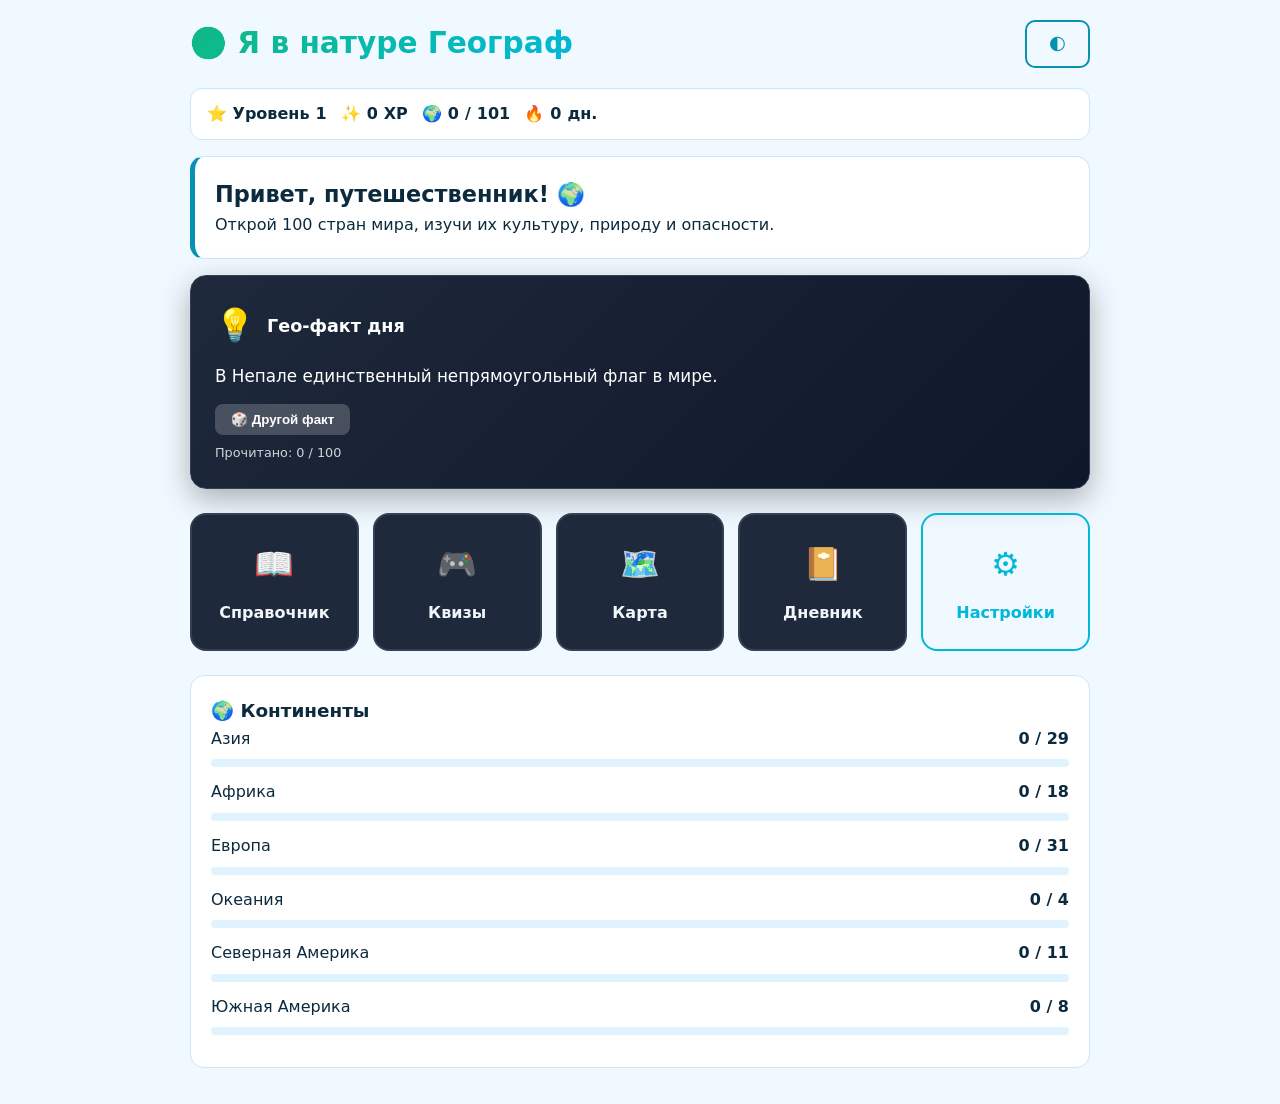
<file: index.html>
<!DOCTYPE html>
<html lang="ru">
<head>
<meta charset="UTF-8">
<meta name="viewport" content="width=device-width, initial-scale=1.0">
<title>🌍 Я в натуре Географ</title>
<link rel="manifest" href="manifest.json">
<link rel="stylesheet" href="css/styles.css">
<script>(function(){var t=localStorage.getItem('ecosystem_theme_universal_v2')||localStorage.getItem('theme');if(t==='dark')document.documentElement.setAttribute('data-theme','dark');})();</script>
</head>
<body>
<div class="container">
  <div class="header">
    <h1 style="background: linear-gradient(135deg, #10b981, #00b8d9); -webkit-background-clip: text; -webkit-text-fill-color: transparent; background-clip: text;">🌍 Я в натуре Географ</h1>
    <button class="btn btn-outline" onclick="GEO_THEME.toggle()">🌓</button>
  </div>

  <div class="stats-bar">
    <div class="stat">⭐ Уровень <span id="s-level">1</span></div>
    <div class="stat">✨ <span id="s-xp">0</span> XP</div>
    <div class="stat">🌍 <span id="s-disc">0</span> / <span id="s-total">100</span></div>
    <div class="stat">🔥 <span id="s-streak">0</span> дн.</div>
  </div>

  <div class="card" style="border-left:5px solid var(--accent);">
    <h2 style="margin-top:0;">Привет, путешественник! 🌍</h2>
    <p>Открой 100 стран мира, изучи их культуру, природу и опасности.</p>
  </div>

  
  <div id="fact-of-day" style="background: linear-gradient(135deg, #1e293b, #0f172a); border: 1px solid #334155; border-radius: 16px; padding: 24px; margin-bottom: 24px; color: white; box-shadow: 0 10px 30px rgba(0,0,0,0.3);">
    <div style="display: flex; align-items: center; gap: 12px; margin-bottom: 12px;">
      <div style="font-size: 2rem;">💡</div>
      <div style="font-weight: 700; font-size: 1.1rem;">Гео-факт дня</div>
    </div>
    <div id="fact-text" style="font-size: 1.05rem; line-height: 1.6;">Загрузка...</div>
    <button onclick="nextFact()" style="margin-top: 14px; background: rgba(255,255,255,0.2); border: none; color: white; padding: 8px 16px; border-radius: 8px; cursor: pointer; font-weight: 600;">🎲 Другой факт</button>
    <div style="font-size: 0.8rem; opacity: 0.8; margin-top: 8px;">Прочитано: <span id="facts-counter">0</span> / 100</div>
  </div>

  <script>
    function nextFact() {
      var fact = window.OTD_GEO_FACT_OF_DAY.getRandom();
      document.getElementById('fact-text').textContent = fact;
      var read = JSON.parse(localStorage.getItem('otd_geo_facts_read') || '[]');
      if (read.indexOf(fact) === -1) {
        read.push(fact);
        localStorage.setItem('otd_geo_facts_read', JSON.stringify(read));
        if (window.OTD_IDENTITY) window.OTD_IDENTITY.addXP(5);
      }
      document.getElementById('facts-counter').textContent = read.length;
    }
    document.addEventListener('DOMContentLoaded', function() {
      document.getElementById('fact-text').textContent = window.OTD_GEO_FACT_OF_DAY.get();
      var read = JSON.parse(localStorage.getItem('otd_geo_facts_read') || '[]');
      document.getElementById('facts-counter').textContent = read.length;
    });
  </script>

  <div class="grid" style="display:grid; grid-template-columns: repeat(auto-fit, minmax(160px, 1fr)); gap: 14px; margin-bottom: 24px;">
    <a href="modules/encyclopedia/index.html" style="display:flex; flex-direction:column; align-items:center; justify-content:center; gap:10px; padding:24px 16px; background:#1e293b; border:2px solid #334155; border-radius:16px; color:#f1f5f9; text-decoration:none; transition:.2s;" onmouseover="this.style.borderColor='#00b8d9'" onmouseout="this.style.borderColor='#334155'">
      <span style="font-size:2rem;">📖</span>
      <span style="font-weight:700;">Справочник</span>
    </a>
    <a href="modules/quiz/index.html" style="display:flex; flex-direction:column; align-items:center; justify-content:center; gap:10px; padding:24px 16px; background:#1e293b; border:2px solid #334155; border-radius:16px; color:#f1f5f9; text-decoration:none; transition:.2s;" onmouseover="this.style.borderColor='#00b8d9'" onmouseout="this.style.borderColor='#334155'">
      <span style="font-size:2rem;">🎮</span>
      <span style="font-weight:700;">Квизы</span>
    </a>
    <a href="modules/map/index.html" style="display:flex; flex-direction:column; align-items:center; justify-content:center; gap:10px; padding:24px 16px; background:#1e293b; border:2px solid #334155; border-radius:16px; color:#f1f5f9; text-decoration:none; transition:.2s;" onmouseover="this.style.borderColor='#00b8d9'" onmouseout="this.style.borderColor='#334155'">
      <span style="font-size:2rem;">🗺️</span>
      <span style="font-weight:700;">Карта</span>
    </a>
    <a href="modules/journal/index.html" style="display:flex; flex-direction:column; align-items:center; justify-content:center; gap:10px; padding:24px 16px; background:#1e293b; border:2px solid #334155; border-radius:16px; color:#f1f5f9; text-decoration:none; transition:.2s;" onmouseover="this.style.borderColor='#00b8d9'" onmouseout="this.style.borderColor='#334155'">
      <span style="font-size:2rem;">📔</span>
      <span style="font-weight:700;">Дневник</span>
    </a>
    <a href="modules/settings/index.html" style="display:flex; flex-direction:column; align-items:center; justify-content:center; gap:10px; padding:24px 16px; background:transparent; border:2px solid #00b8d9; border-radius:16px; color:#00b8d9; text-decoration:none; transition:.2s;" onmouseover="this.style.background='#00b8d920'" onmouseout="this.style.background='transparent'">
      <span style="font-size:2rem;">⚙️</span>
      <span style="font-weight:700;">Настройки</span>
    </a>
  </div>

  <div class="card">
    <h3>🌍 Континенты</h3>
    <div id="continents-list"></div>
  </div>
</div>

<div class="toast" id="toast"></div>

<script src="core/registry.js"></script>
<script src="core/store.js"></script>
<script src="core/theme.js"></script>
<script src="data/loader.js"></script>
<script>
window.GEO_ON_LOADED = function () {
  console.log('✅ ФИНАЛЬНАЯ ПРОВЕРКА: стран =', window.GEO_COUNT());
  var s = window.GEO_STORE.getStats();
  document.getElementById('s-level').textContent = s.level || 1;
  document.getElementById('s-xp').textContent = s.xp || 0;
  document.getElementById('s-disc').textContent = window.GEO_STORE.getDiscovered().length;
  document.getElementById('s-total').textContent = window.GEO_COUNT();
  document.getElementById('s-streak').textContent = s.streak || 0;

  var conts = window.GEO_GET_CONTINENTS();
  var html = conts.map(function (c) {
    var total = window.GEO_GET_ALL().filter(function (x) { return x.continent === c; }).length;
    var disc = window.GEO_GET_ALL().filter(function (x) { return x.continent === c && window.GEO_STORE.isDiscovered(x.id); }).length;
    var pct = Math.round(disc / total * 100);
    return '<div style="margin-bottom:12px;">' +
      '<div style="display:flex;justify-content:space-between;margin-bottom:4px;">' +
      '<span>' + c + '</span><b>' + disc + ' / ' + total + '</b></div>' +
      '<div class="progress-bar"><div style="width:' + pct + '%"></div></div>' +
      '</div>';
  }).join('');
  document.getElementById('continents-list').innerHTML = html;
};
</script>
<script src="data/facts.js"></script>
<script src="data/achievements_extended.js"></script>
</body>
</html>
</file>
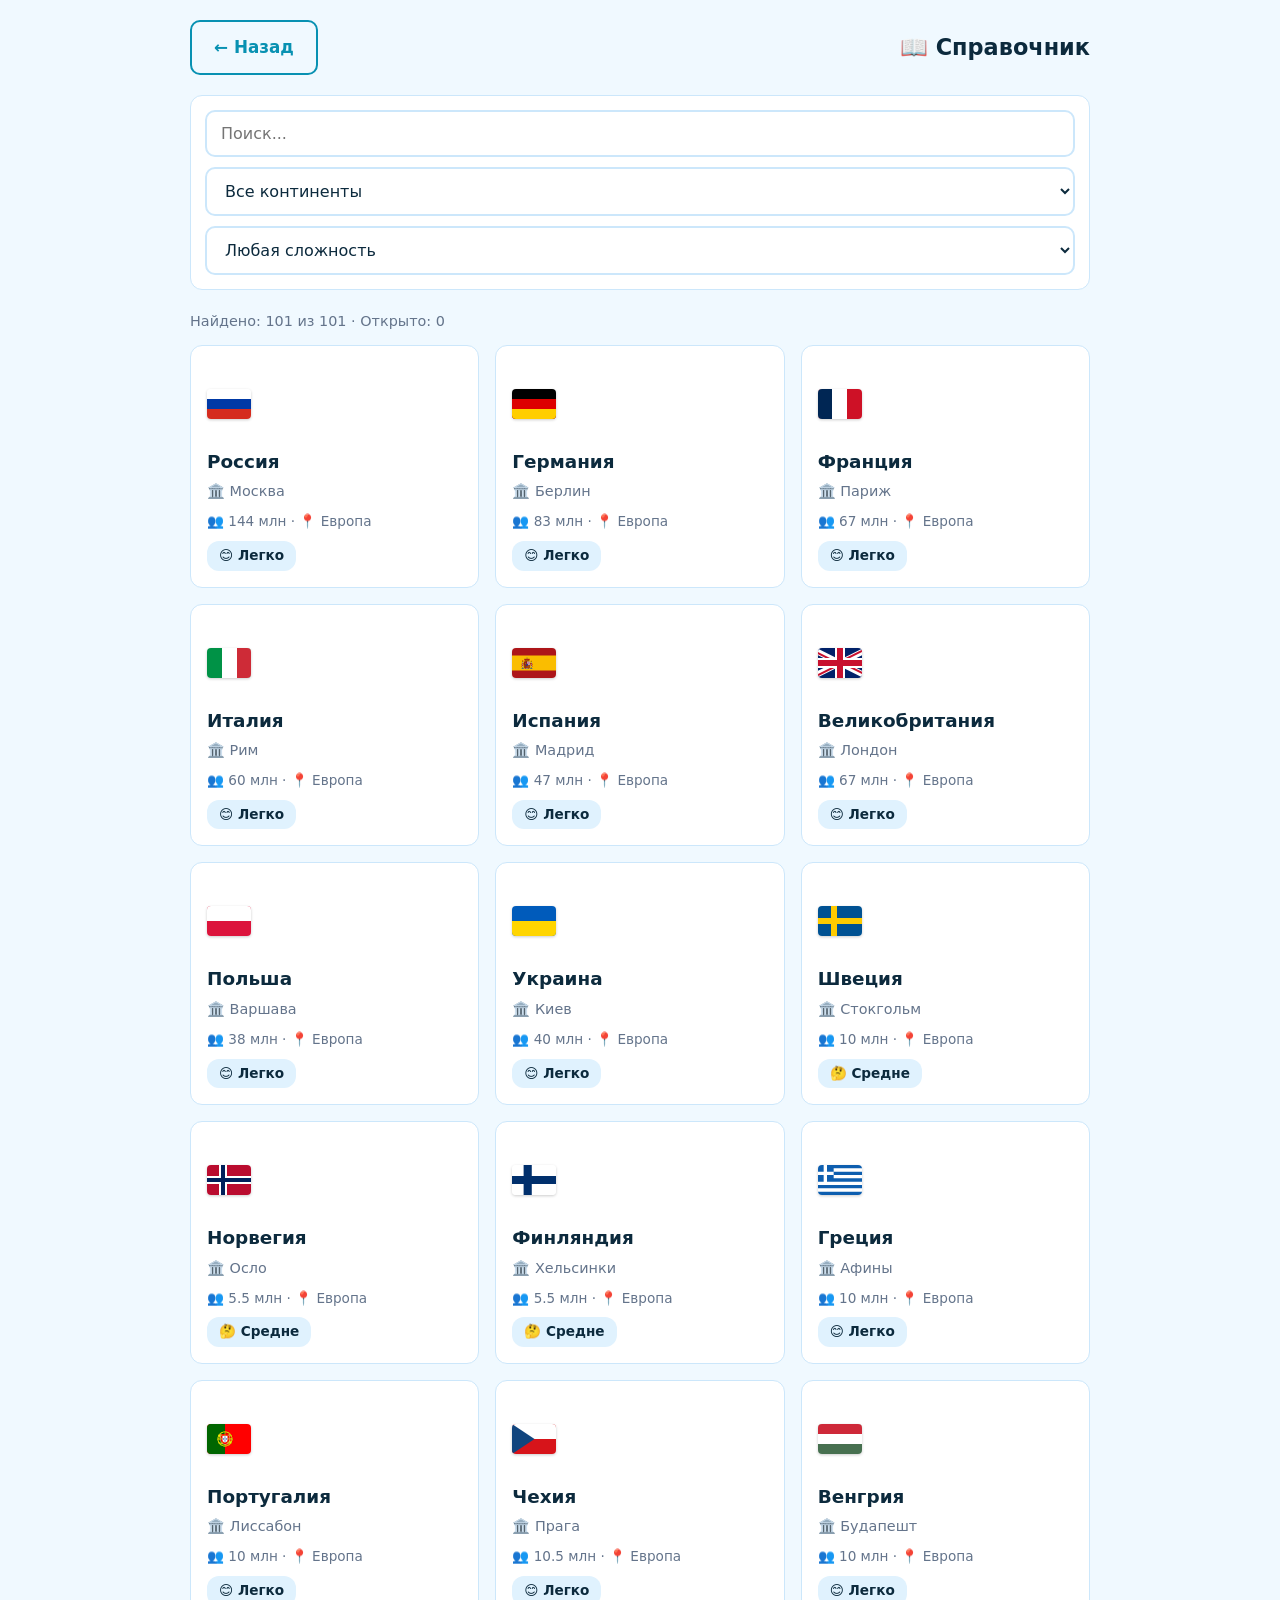
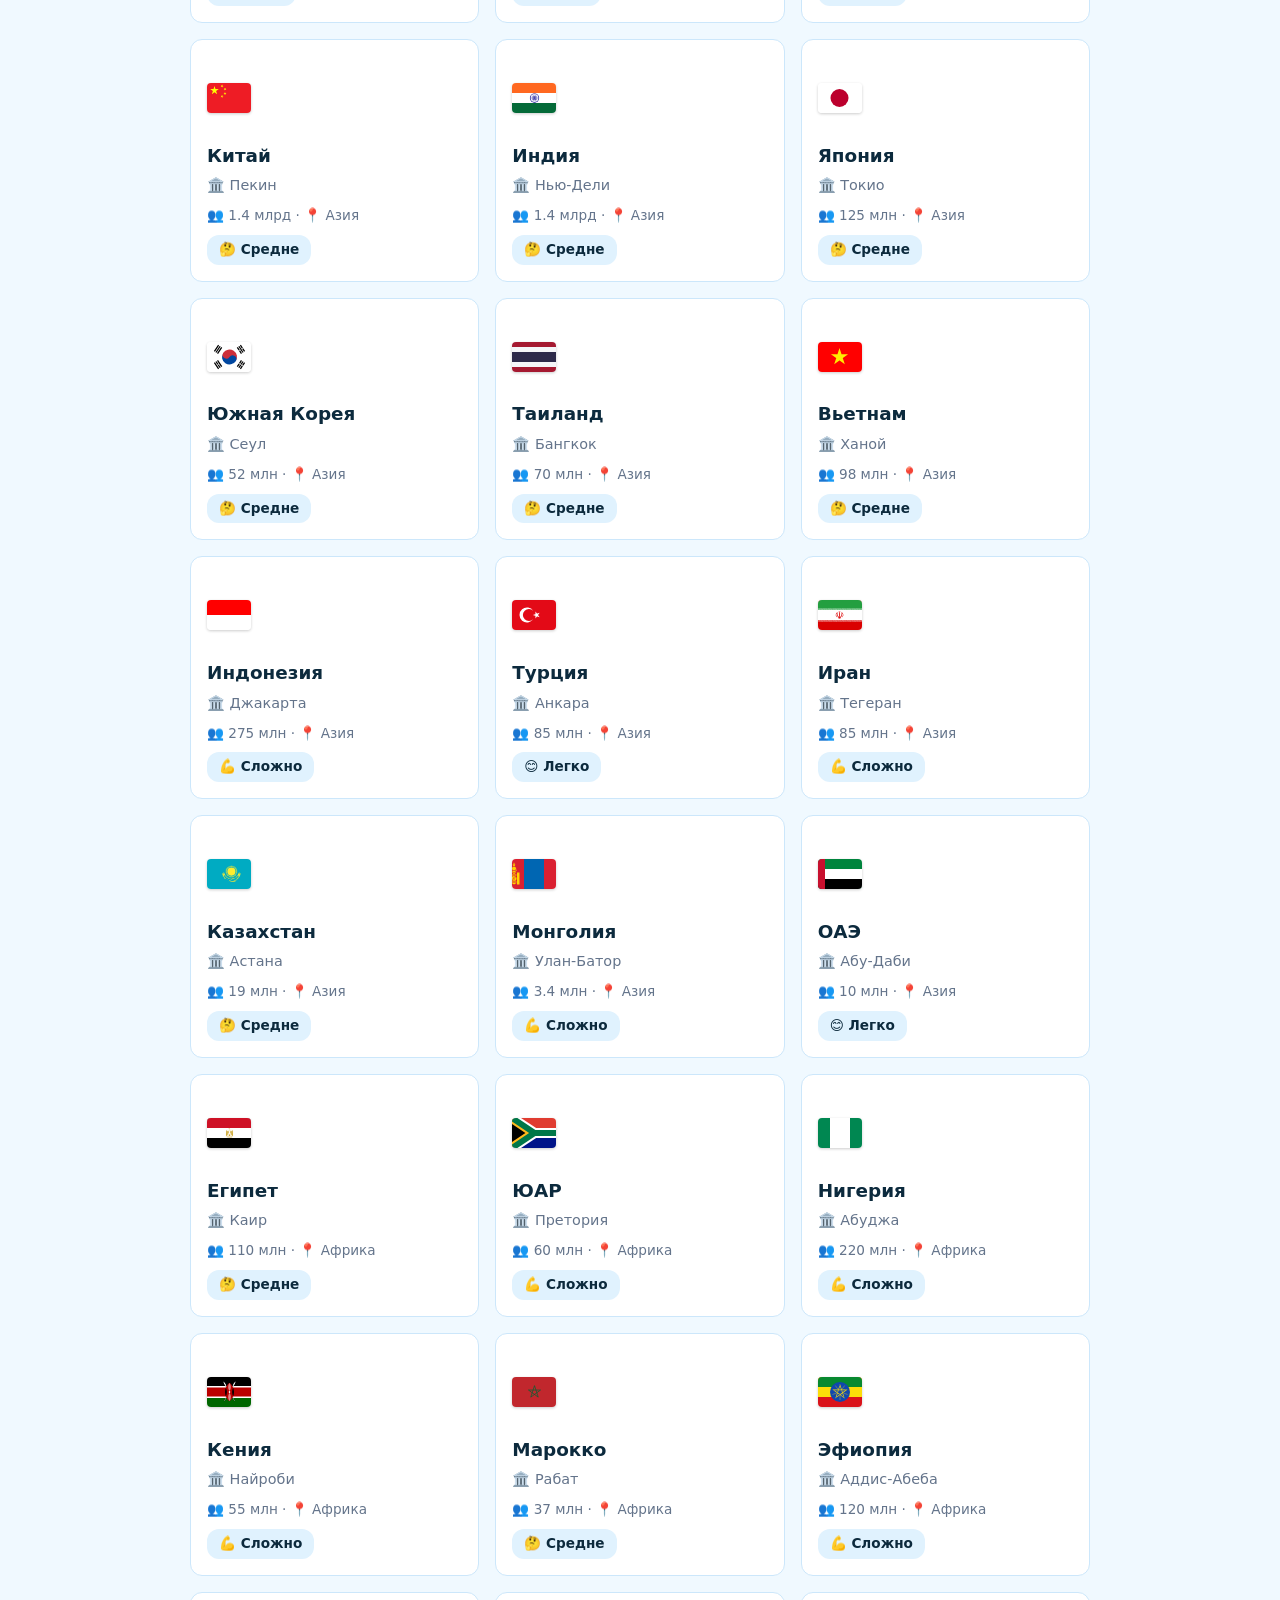
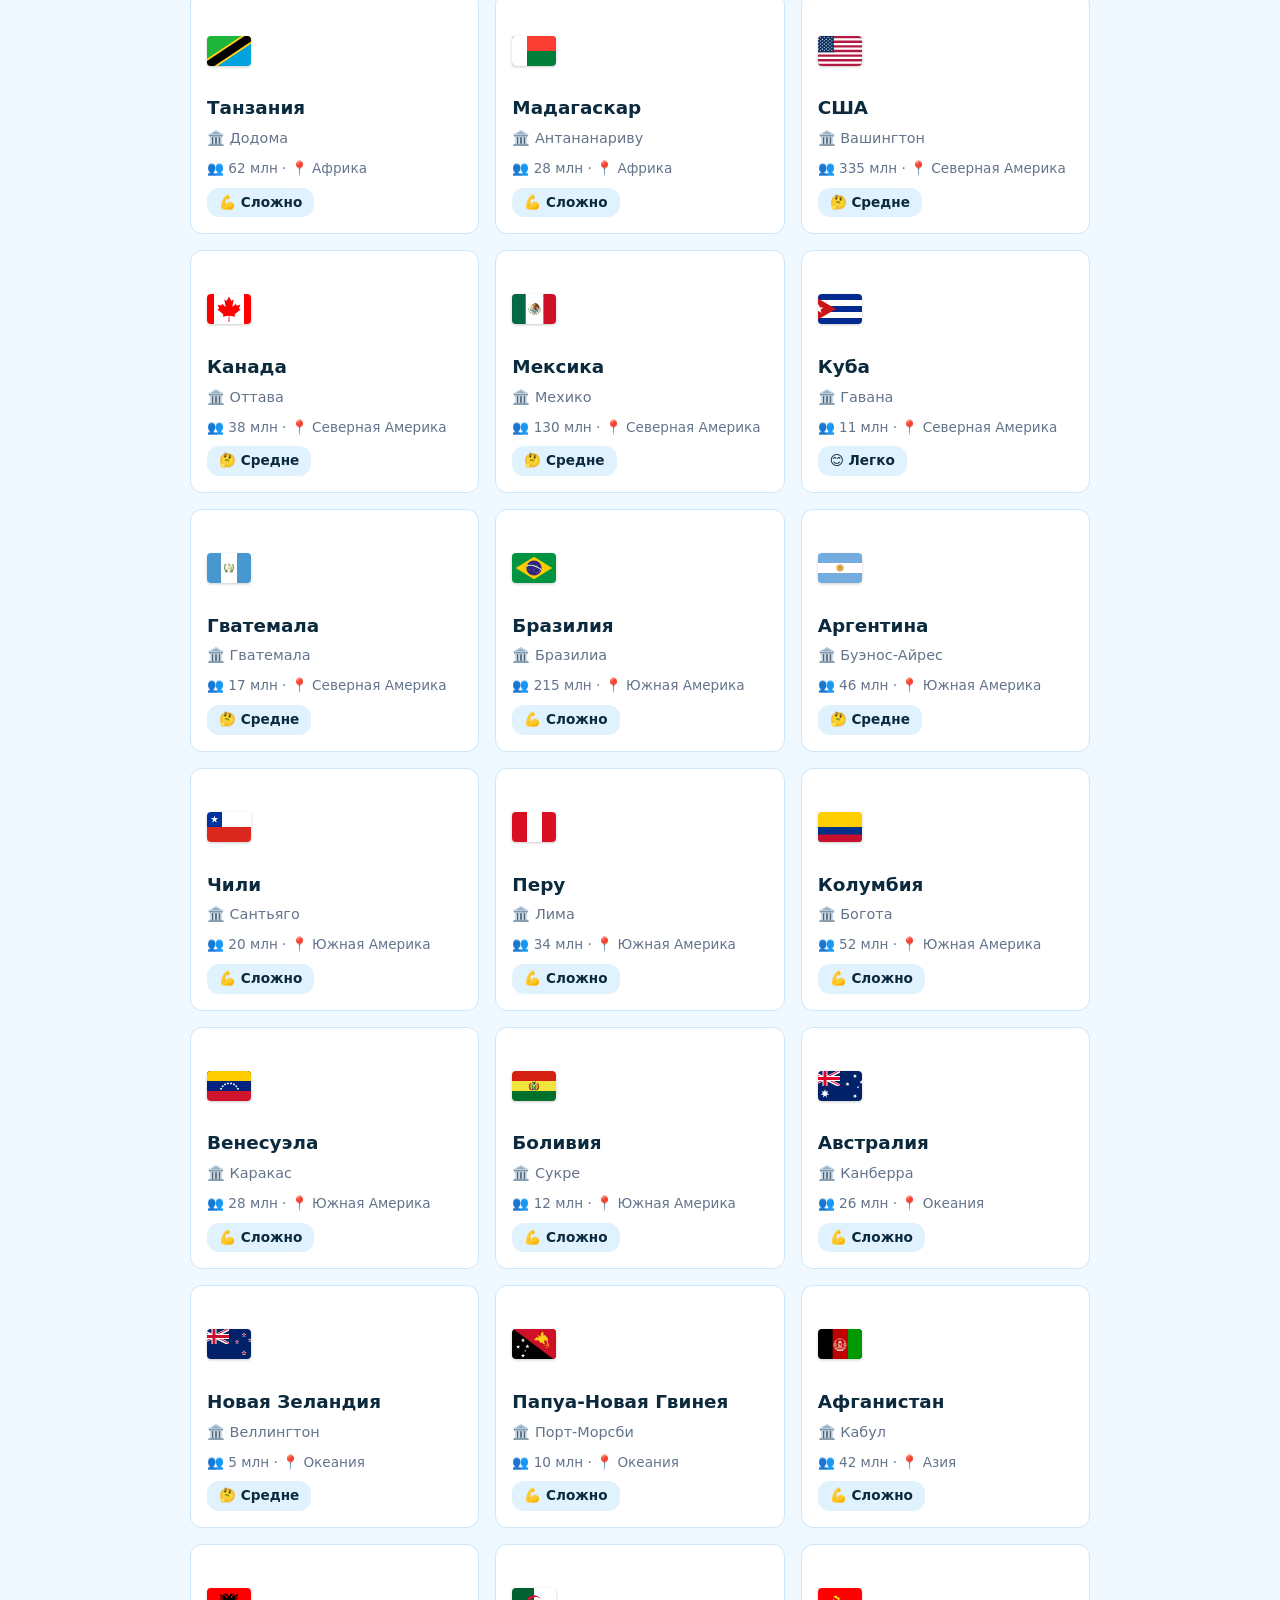
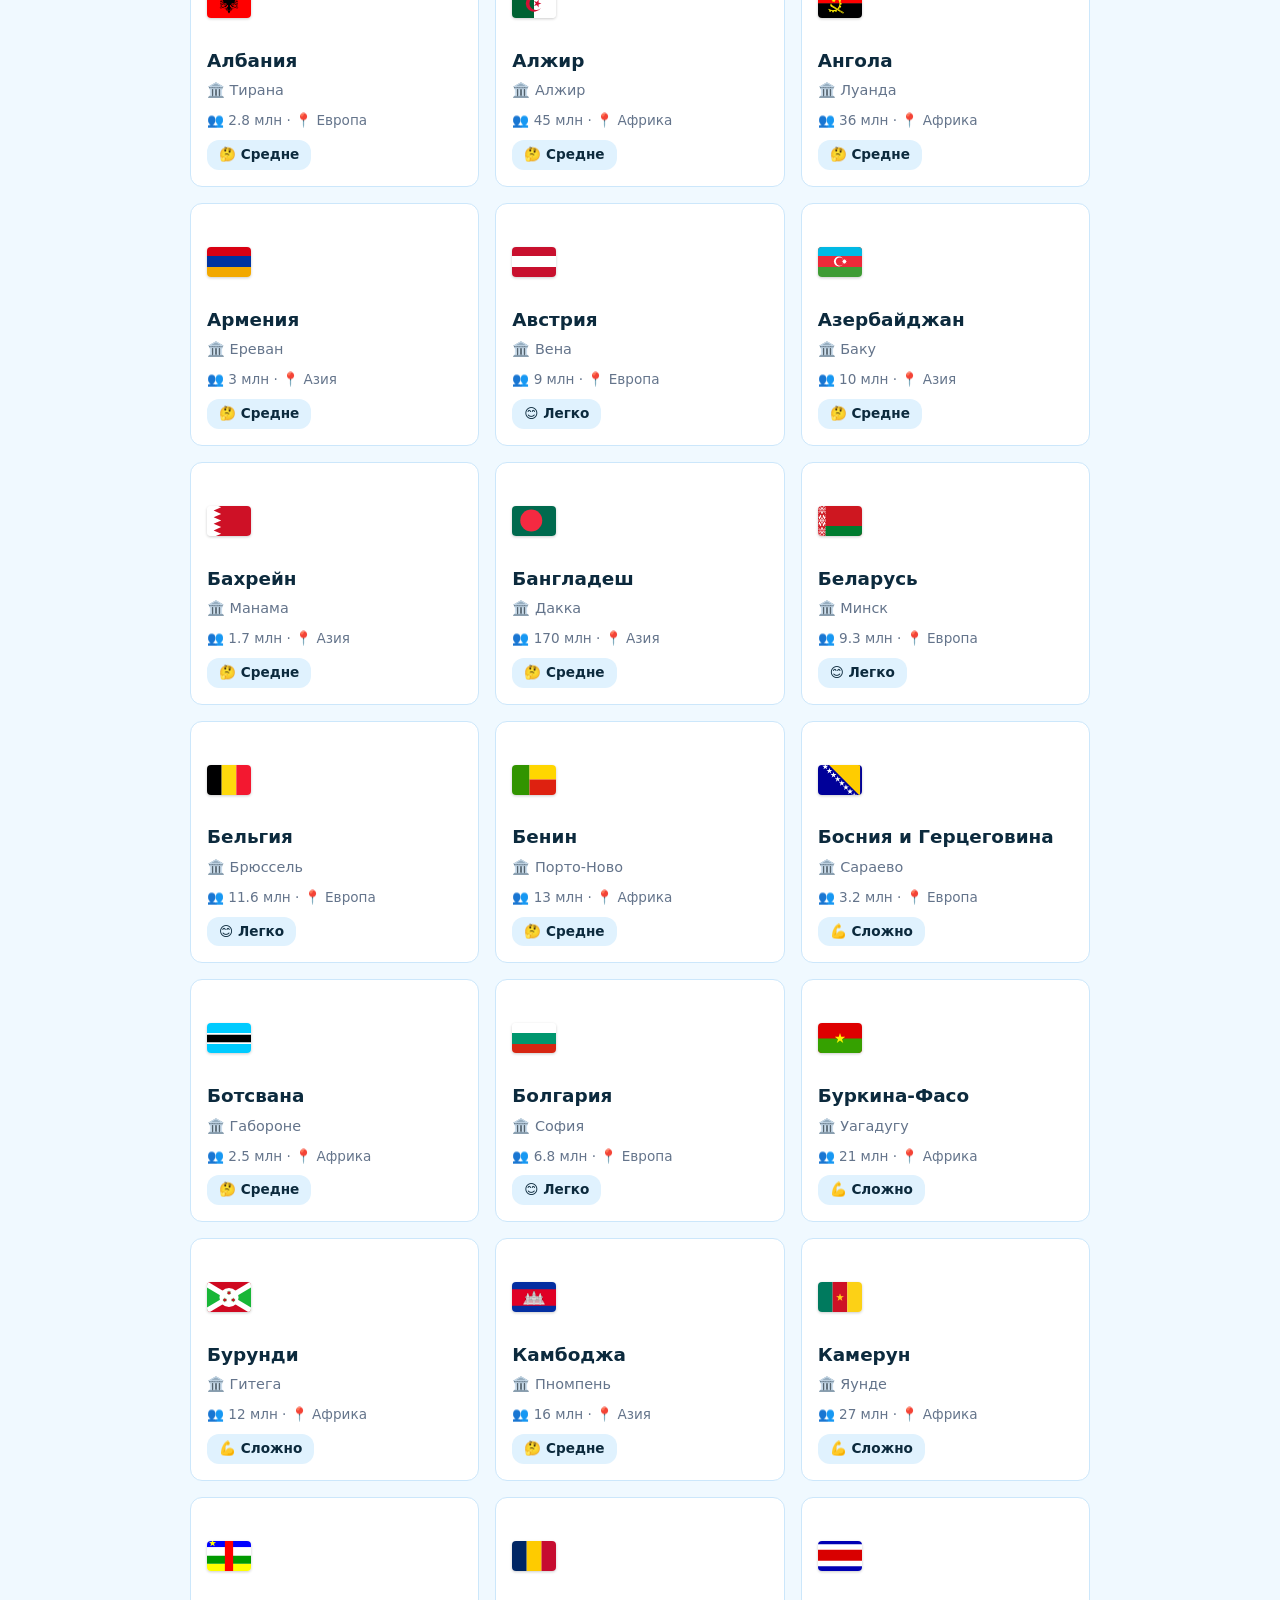
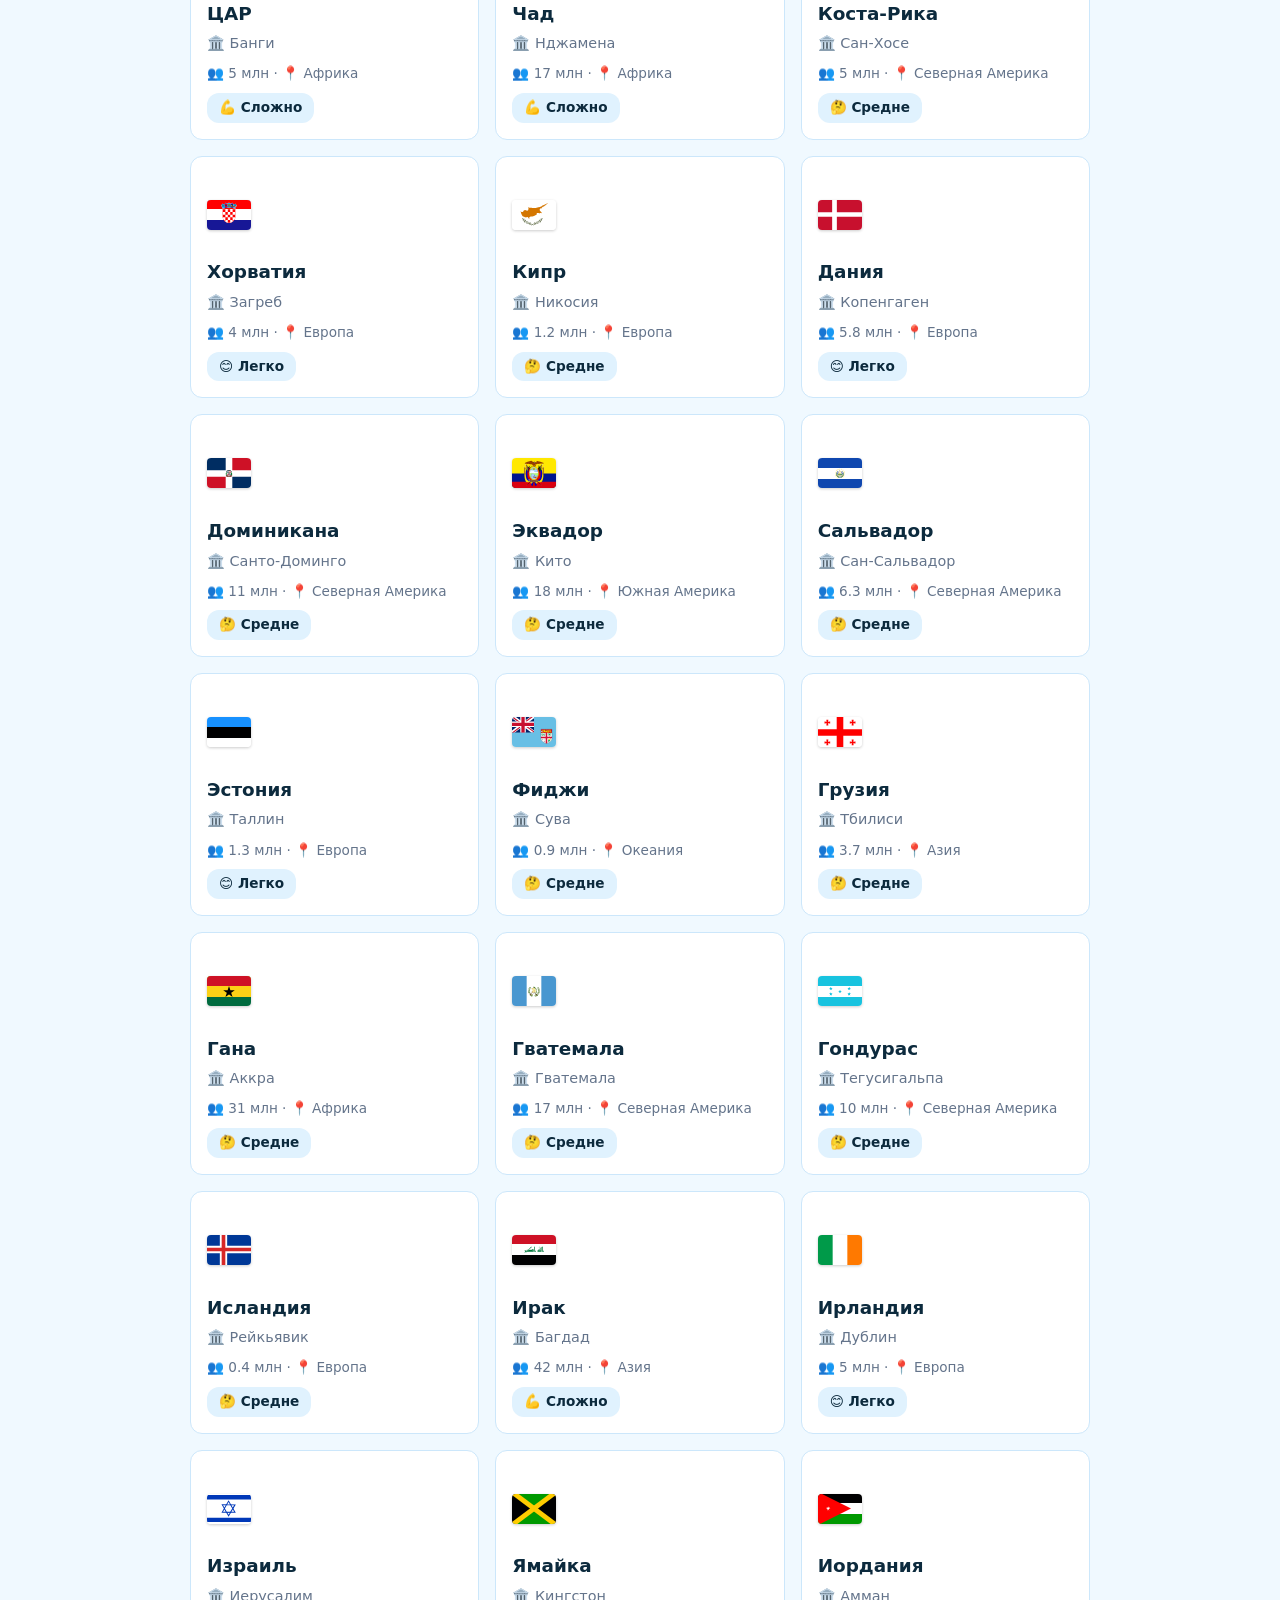
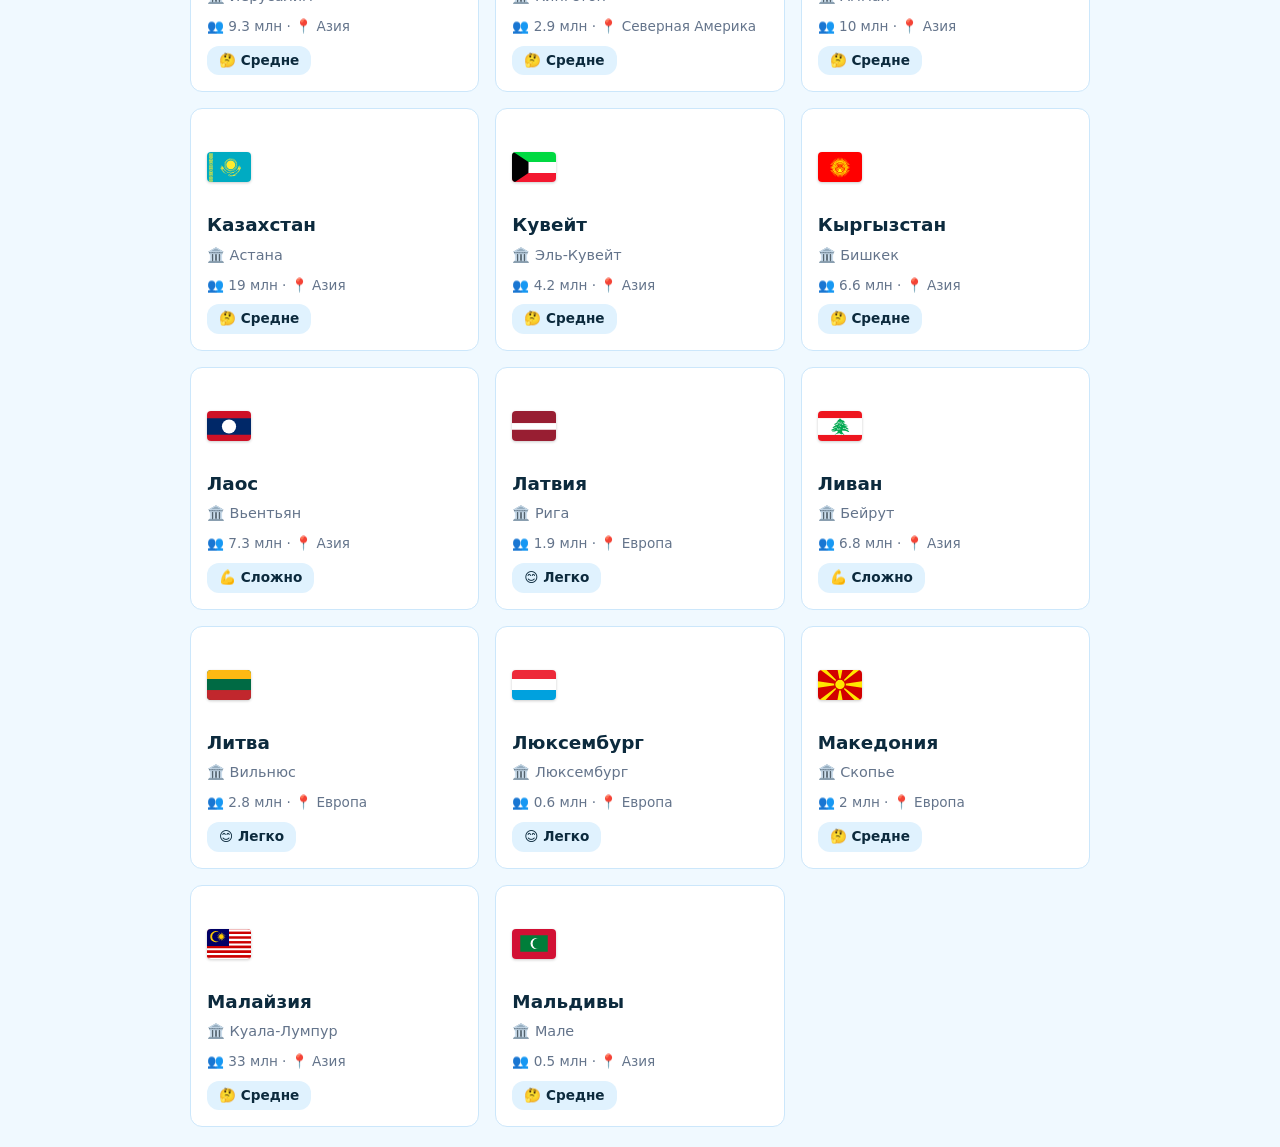
<file: modules/encyclopedia/index.html>
<!DOCTYPE html>
<html lang="ru"><head><meta charset="UTF-8"><meta name="viewport" content="width=device-width, initial-scale=1.0">
<title>📖 Справочник</title><link rel="stylesheet" href="../../css/styles.css">
<link rel="stylesheet" href="../../css/flags.css">
<script>
(function(){
  var t = localStorage.getItem('ecosystem_theme_universal_v2') 
       || localStorage.getItem('theme') 
       || localStorage.getItem('otd_theme');
  if (t === 'dark') {
    document.documentElement.setAttribute('data-theme', 'dark');
  }
})();
</script>
<style>
.grid-c{display:grid;grid-template-columns:repeat(auto-fill,minmax(260px,1fr));gap:16px}
.cc{background:var(--card);border:1px solid var(--border);border-radius:12px;padding:16px;cursor:pointer;transition:.2s}
.cc:hover{transform:translateY(-3px);box-shadow:0 10px 20px -5px rgba(0,0,0,.12);border-color:var(--accent)}
.cc.disc{border-left:5px solid var(--success)}
.cf{font-size:3rem;margin-bottom:8px}
.cn{font-weight:800;font-size:1.15rem;margin-bottom:4px}
.cc-c{color:var(--muted);font-size:.9rem;margin-bottom:8px}
.filters{display:flex;gap:10px;flex-wrap:wrap;background:var(--card);border:1px solid var(--border);border-radius:12px;padding:14px;margin-bottom:20px}
.modal{position:fixed;inset:0;z-index:100;background:rgba(0,0,0,.8);display:none;align-items:flex-start;justify-content:center;padding:20px;overflow-y:auto}
.modal.open{display:flex}
.mb{background:var(--card);border-radius:16px;max-width:720px;width:100%;padding:28px;margin:40px auto}
.sh{font-size:1.15rem;font-weight:800;color:var(--accent);margin:20px 0 10px;border-bottom:2px solid var(--accent);padding-bottom:4px}
.fl{font-size:5rem;text-align:center;margin-bottom:12px}
.country-flag{width:44px;height:30px;object-fit:cover;border-radius:4px;box-shadow:0 1px 3px rgba(0,0,0,.2);vertical-align:middle}
.country-flag-lg{width:90px;height:62px;object-fit:cover;border-radius:6px;box-shadow:0 2px 6px rgba(0,0,0,.25)}
.fi{padding:10px 12px;background:var(--bg-soft);border-radius:8px;margin-bottom:6px;border-left:4px solid var(--accent)}
.db{background:#fee2e2;color:#991b1b;padding:14px;border-radius:10px;margin-top:12px;font-weight:600}
[data-theme="dark"] .db{background:#7f1d1d;color:#fecaca}
</style></head><body>
<div class="container">
<div class="header"><a href="../../index.html" class="btn btn-outline">← Назад</a><h2>📖 Справочник</h2></div>
<div class="filters">
<input type="text" id="search" placeholder="Поиск...">
<select id="fc"><option value="">Все континенты</option></select>
<select id="fd"><option value="">Любая сложность</option><option value="easy">😊 Легко</option><option value="medium">🤔 Средне</option><option value="hard">💪 Сложно</option></select>
</div>
<p id="ci" style="color:var(--muted);font-size:.9rem;margin:0 0 12px;"></p>
<div id="grid" class="grid-c"></div>
</div>
<div class="modal" id="modal" onclick="closeM(event)"><div class="mb" id="mb" onclick="event.stopPropagation()"></div></div>
<script src="../../core/registry.js"></script>
<script src="../../core/store.js"></script>
<script src="../../data/loader.js"></script>
<script src="../../data/quiz_data_extended.js"></script>
<script>
window.GEO_ON_LOADED = initPage;

function initPage() {
  var conts = window.GEO_GET_CONTINENTS();
  conts.forEach(function (c) {
    var o = document.createElement('option');
    o.value = c; o.textContent = c;
    document.getElementById('fc').appendChild(o);
  });
  document.getElementById('search').addEventListener('input', render);
  document.getElementById('fc').addEventListener('change', render);
  document.getElementById('fd').addEventListener('change', render);
  render();
}

function normalizeDifficulty(value) {
  var levels = {
    easy: 'easy', 'легко': 'easy',
    medium: 'medium', 'средне': 'medium',
    hard: 'hard', 'сложно': 'hard'
  };
  return levels[String(value || '').toLowerCase()] || '';
}

function difficultyLabel(value) {
  var labels = { easy: '😊 Легко', medium: '🤔 Средне', hard: '💪 Сложно' };
  return labels[normalizeDifficulty(value)] || '—';
}

function flagMarkup(country, className) {
  return '<img class="' + className + '" src="../../assets/flags/' + country.id + '.svg" alt="' +
    country.name + '" data-fallback="' + (country.flag || '🏳️') + '">';
}

function attachFlagFallbacks(root) {
  root.querySelectorAll('img[data-fallback]').forEach(function (img) {
    img.addEventListener('error', function () {
      img.parentNode.replaceChild(document.createTextNode(img.getAttribute('data-fallback')), img);
    }, { once: true });
  });
}

function render() {
  var s = document.getElementById('search').value;
  var c = document.getElementById('fc').value;
  var d = document.getElementById('fd').value;
  var list = window.GEO_FILTER({ search: s || undefined, continent: c || undefined });
  if (d) list = list.filter(function (country) { return normalizeDifficulty(country.difficulty) === d; });
  document.getElementById('ci').textContent = 'Найдено: ' + list.length + ' из ' + window.GEO_GET_ALL().length + ' · Открыто: ' + window.GEO_STORE.getDiscovered().length;
  var grid = document.getElementById('grid');
  if (!list.length) { grid.innerHTML = '<p style="grid-column:1/-1;text-align:center;color:var(--muted);padding:40px;">Ничего не найдено</p>'; return; }
  grid.innerHTML = list.map(function (x) {
    var disc = window.GEO_STORE.isDiscovered(x.id);
    return '<div class="cc' + (disc ? ' disc' : '') + '" onclick="openC(\'' + x.id + '\')">' +
      '<div class="cf">' + flagMarkup(x, 'country-flag') + '</div>' +
      '<div class="cn">' + x.name + (disc ? ' ✅' : '') + '</div>' +
      '<div class="cc-c">🏛️ ' + x.capital + '</div>' +
      '<div style="font-size:.85rem;color:var(--muted);">👥 ' + x.population + ' · 📍 ' + x.continent + '</div>' +
      '<div style="margin-top:8px;"><span class="badge">' + difficultyLabel(x.difficulty) + '</span></div></div>';
  }).join('');
  attachFlagFallbacks(grid);
}

function openC(id) {
  var c = window.GEO_GET(id);
  if (!c) return;
  var disc = window.GEO_STORE.isDiscovered(id);
  var currencyData = window.OTD_GEO_CURRENCIES && window.OTD_GEO_CURRENCIES[id];
  var currency = (currencyData && currencyData.currency) || c.currency || '—';
  var language = (window.OTD_GEO_LANGUAGES && window.OTD_GEO_LANGUAGES[id]) || c.language || '—';
  var relief = c.relief || c.terrain || '—';
  var h = '<div style="display:flex;justify-content:space-between;margin-bottom:12px;">' +
    '<button onclick="closeM()" style="background:none;border:none;font-size:1.5rem;cursor:pointer;color:var(--text);">✕</button>' +
    '<span class="badge">' + difficultyLabel(c.difficulty) + '</span></div>';
  h += '<div class="fl">' + flagMarkup(c, 'country-flag-lg') + '</div>';
  h += '<h2 style="text-align:center;margin:0 0 16px;">' + c.name + '</h2>';
  h += '<div style="display:grid;grid-template-columns:1fr 1fr;gap:8px;margin-bottom:16px;">' +
    '<div style="padding:10px;background:var(--bg-soft);border-radius:8px;"><b>🏛️ Столица:</b> ' + c.capital + '</div>' +
    '<div style="padding:10px;background:var(--bg-soft);border-radius:8px;"><b>👥 Население:</b> ' + c.population + '</div>' +
    '<div style="padding:10px;background:var(--bg-soft);border-radius:8px;"><b>📍 Площадь:</b> ' + c.area + '</div>' +
    '<div style="padding:10px;background:var(--bg-soft);border-radius:8px;"><b>💰 Валюта:</b> ' + currency + '</div>' +
    '<div style="padding:10px;background:var(--bg-soft);border-radius:8px;"><b>🗣️ Язык:</b> ' + language + '</div>' +
    '<div style="padding:10px;background:var(--bg-soft);border-radius:8px;"><b>🌡️ Климат:</b> ' + c.climate + '</div>' +
    '</div>';
  h += '<div class="sh">🏔️ Рельеф</div><div style="padding:12px;background:var(--bg-soft);border-radius:8px;">' + relief + '</div>';
  h += '<div class="sh">💡 Факты</div>';
  (Array.isArray(c.facts) ? c.facts : []).forEach(function (f) { h += '<div class="fi">• ' + f + '</div>'; });
  h += '<div class="db">⚠️ Опасности: ' + c.danger + '</div>';
  if (!disc) h += '<button class="btn btn-block" style="margin-top:20px;" onclick="disc(\'' + id + '\')">✅ Открыть (+10 XP)</button>';
  else h += '<div style="text-align:center;color:var(--success);font-weight:700;margin-top:20px;">✅ Открыта</div>';
  document.getElementById('mb').innerHTML = h;
  attachFlagFallbacks(document.getElementById('mb'));
  document.getElementById('modal').classList.add('open');
}

function disc(id) {
  if (window.GEO_STORE.discover(id)) {
    alert('🌍 ' + window.GEO_GET(id).name + ' открыта! +10 XP');
    closeM();
    render();
  }
}

function closeM(e) { if (e && e.target !== e.currentTarget) return; document.getElementById('modal').classList.remove('open'); }
</script></body></html>
</file>
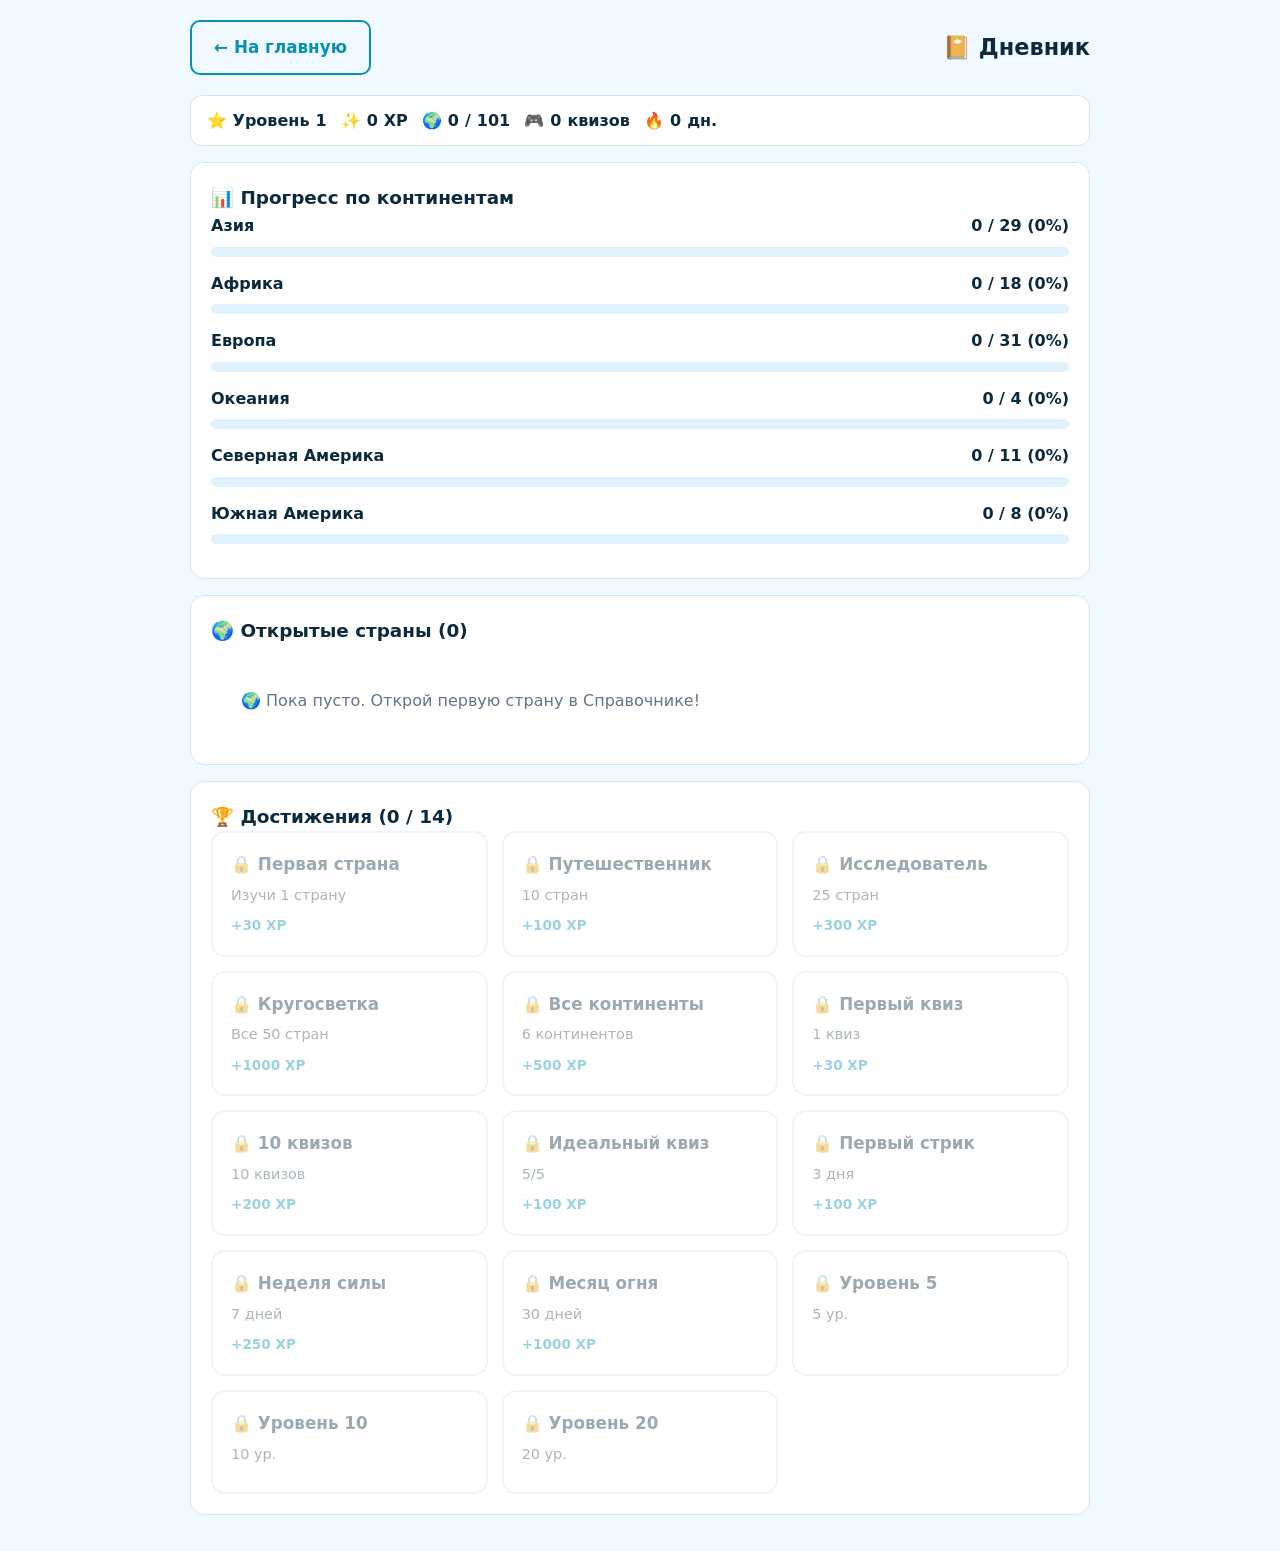
<file: modules/journal/index.html>
﻿<!DOCTYPE html>
<html lang="ru">
<head>
<meta charset="UTF-8">
<meta name="viewport" content="width=device-width, initial-scale=1.0">
<title>📔 Дневник</title>
<link rel="stylesheet" href="../../css/styles.css">
<link rel="stylesheet" href="../../css/flags.css">
<script>(function(){var t=localStorage.getItem('ecosystem_theme_universal_v2')||localStorage.getItem('theme');if(t==='dark')document.documentElement.setAttribute('data-theme','dark');})();
  // Гео-факт дня
  if (window.OTD_GEO_FACT_OF_DAY) {
    document.getElementById('fact-text').textContent = window.OTD_GEO_FACT_OF_DAY.get();
    var stats = GEO_STORE.getStats();
    var today = new Date().toDateString();
    if (stats.lastFactDate !== today) {
      stats.factsRead = (stats.factsRead || 0) + 1;
      stats.lastFactDate = today;
      GEO_STORE.saveStats(stats);
      GEO_STORE.addXP(5);
    }
    document.getElementById('facts-read-count').textContent = stats.factsRead || 0;
  }
</script>
<style>
.ach-grid { display: grid; grid-template-columns: repeat(auto-fill, minmax(260px, 1fr)); gap: 14px; }
.ach-card { background: var(--card); border: 2px solid var(--border); border-radius: 14px; padding: 18px; opacity: .4; transition: .2s; position: relative; }
.ach-card.unlocked { opacity: 1; border-color: var(--accent); background: linear-gradient(135deg, #dcfce7, #bbf7d0); color: #166534; }
[data-theme="dark"] .ach-card.unlocked { background: linear-gradient(135deg, #14532d, #166534); color: #dcfce7; }
.ach-card.unlocked::after { content: '✅'; position: absolute; top: 10px; right: 12px; font-size: 1.4rem; }
.ach-card h4 { margin: 0 0 6px; font-size: 1.05rem; }
.ach-card .desc { font-size: .9rem; margin-bottom: 8px; opacity: .85; }
.ach-card .xp { font-size: .85rem; font-weight: 800; color: var(--accent); }
.ach-card.unlocked .xp { color: #166534; }
[data-theme="dark"] .ach-card.unlocked .xp { color: #dcfce7; }
.progress-item { margin-bottom: 14px; }
.progress-item .head { display: flex; justify-content: space-between; margin-bottom: 6px; font-weight: 700; }
.progress-bar { height: 10px; background: var(--bg-soft); border-radius: 5px; overflow: hidden; }
.progress-bar > div { height: 100%; background: linear-gradient(90deg, var(--accent), #22d3ee); transition: width .8s; }
.discovered-list { display: flex; flex-wrap: wrap; gap: 8px; margin-top: 12px; }
.disc-chip { padding: 8px 14px; background: var(--accent); color: #fff; border-radius: 20px; font-size: .9rem; font-weight: 700; display: flex; align-items: center; gap: 8px; }
.empty { text-align: center; padding: 30px; color: var(--muted); }
</style>
<script>
(function(){
  var t = localStorage.getItem('ecosystem_theme_universal_v2') 
       || localStorage.getItem('theme') 
       || localStorage.getItem('otd_theme');
  if (t === 'dark') {
    document.documentElement.setAttribute('data-theme', 'dark');
  }
})();
</script>
</head>
<body>
<div class="container">
<div class="header">
  <a href="../../index.html" class="btn btn-outline">← На главную</a>
  <h2>📔 Дневник</h2>
</div>

<div class="stats-bar">
  <div class="stat">⭐ Уровень <span id="s-level">1</span></div>
  <div class="stat">✨ <span id="s-xp">0</span> XP</div>
  <div class="stat">🌍 <span id="s-disc">0</span> / <span id="s-total">0</span></div>
  <div class="stat">🎮 <span id="s-quiz">0</span> квизов</div>
  <div class="stat">🔥 <span id="s-streak">0</span> дн.</div>
</div>

<div class="card">
  <h3>📊 Прогресс по континентам</h3>
  <div id="progress"></div>
</div>

<div class="card">
  <h3>🌍 Открытые страны (<span id="disc-count">0</span>)</h3>
  <div id="disc-list" class="discovered-list"></div>
</div>

<div class="card">
  <h3>🏆 Достижения (<span id="ach-count">0</span>)</h3>
  <div id="ach-grid" class="ach-grid"></div>
</div>
</div>

<script src="../../core/registry.js"></script>
<script src="../../core/store.js"></script>
<script src="../../data/loader.js"></script>
<script>
window.GEO_ON_LOADED = render;

function render() {
  var s = window.GEO_STORE.getStats();
  var discList = window.GEO_STORE.getDiscovered();

  document.getElementById('s-level').textContent = s.level || 1;
  document.getElementById('s-xp').textContent = s.xp || 0;
  document.getElementById('s-disc').textContent = discList.length;
  document.getElementById('s-total').textContent = window.GEO_COUNT();
  document.getElementById('s-quiz').textContent = s.quizzes || 0;
  document.getElementById('s-streak').textContent = s.streak || 0;

  // Прогресс по континентам
  var conts = window.GEO_GET_CONTINENTS();
  var html = conts.map(function (c) {
    var total = window.GEO_GET_ALL().filter(function (x) { return x.continent === c; }).length;
    var disc = window.GEO_GET_ALL().filter(function (x) { return x.continent === c && window.GEO_STORE.isDiscovered(x.id); }).length;
    var pct = Math.round(disc / total * 100);
    return '<div class="progress-item">' +
      '<div class="head"><span>' + c + '</span><span>' + disc + ' / ' + total + ' (' + pct + '%)</span></div>' +
      '<div class="progress-bar"><div style="width:' + pct + '%"></div></div>' +
      '</div>';
  }).join('');
  document.getElementById('progress').innerHTML = html;

  // Открытые страны
  document.getElementById('disc-count').textContent = discList.length;
  if (discList.length === 0) {
    document.getElementById('disc-list').innerHTML = '<div class="empty">🌍 Пока пусто. Открой первую страну в Справочнике!</div>';
  } else {
    document.getElementById('disc-list').innerHTML = discList.map(function (id) {
      var c = window.GEO_GET(id);
      if (!c) return '';
      return '<span class="disc-chip"><img class="flag-icon" src="../../assets/flags/' + c.id + '.svg" alt="">' + c.name + '</span>';
    }).join('');
  }

  // Достижения
  var unlocked = s.achievements || [];
  document.getElementById('ach-count').textContent = unlocked.length + ' / ' + Object.keys(window.GEO_STORE.ACHIEVEMENTS).length;
  var h = Object.keys(window.GEO_STORE.ACHIEVEMENTS).map(function (id) {
    var a = window.GEO_STORE.ACHIEVEMENTS[id];
    var isU = unlocked.indexOf(id) !== -1;
    return '<div class="ach-card' + (isU ? ' unlocked' : '') + '">' +
      '<h4>' + (isU ? '' : '🔒 ') + a.title + '</h4>' +
      '<div class="desc">' + a.desc + '</div>' +
      (a.xp > 0 ? '<div class="xp">+' + a.xp + ' XP</div>' : '') +
      '</div>';
  }).join('');
  document.getElementById('ach-grid').innerHTML = h;
}
</script>
</body>
</html>
</file>
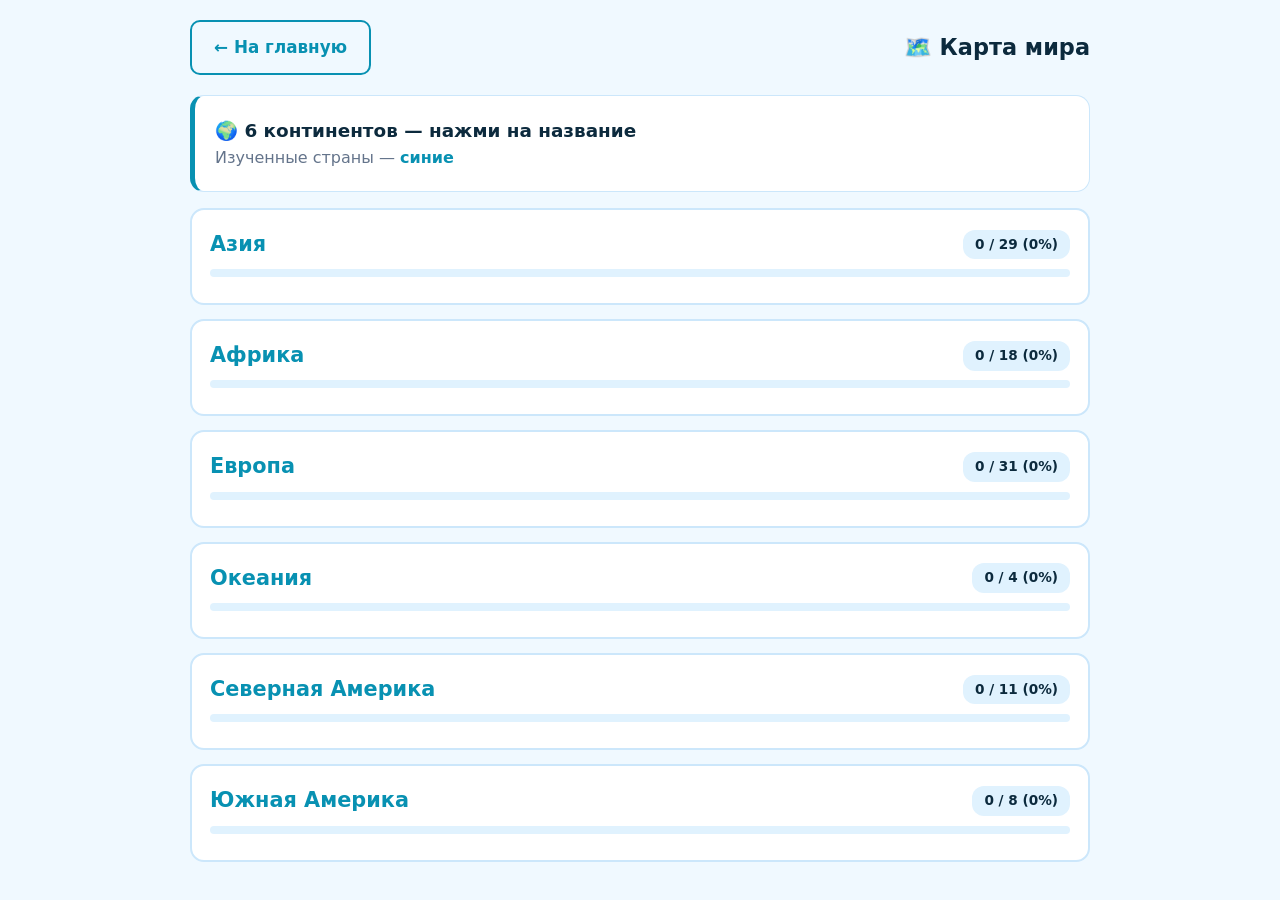
<file: modules/map/index.html>
<!DOCTYPE html>
<html lang="ru">
<head>
<meta charset="UTF-8">
<meta name="viewport" content="width=device-width, initial-scale=1.0">
<title>🗺️ Карта мира</title>
<link rel="stylesheet" href="../../css/styles.css">
<link rel="stylesheet" href="../../css/flags.css">
<script>
(function(){
  var t = localStorage.getItem('ecosystem_theme_universal_v2') 
       || localStorage.getItem('theme') 
       || localStorage.getItem('otd_theme');
  if (t === 'dark') {
    document.documentElement.setAttribute('data-theme', 'dark');
  }
})();
</script>
<style>
.continent-block { background: var(--card); border: 2px solid var(--border); border-radius: 14px; padding: 18px; margin-bottom: 14px; }
.ch { display: flex; justify-content: space-between; align-items: center; cursor: pointer; user-select: none; }
.ch h3 { margin: 0; color: var(--accent); font-size: 1.3rem; }
.ch:hover h3 { text-decoration: underline; }
.cr { display: none; flex-wrap: wrap; gap: 10px; margin-top: 16px; }
.cr.open { display: flex; }
.chip { padding: 10px 16px; background: var(--bg-soft); border-radius: 24px; font-size: .95rem; cursor: pointer; transition: .2s; border: 2px solid transparent; font-weight: 700; display: flex; align-items: center; gap: 8px; }
.chip:hover { border-color: var(--accent); transform: translateY(-2px); }
.chip.disc { background: var(--accent); color: #fff; }
.chip.disc .flag-icon { box-shadow: 0 0 0 2px rgba(255,255,255,.5); }
.progress-bar { margin-top: 8px; }
</style>
</head>
<body>
<div class="container">
<div class="header">
  <a href="../../index.html" class="btn btn-outline">← На главную</a>
  <h2>🗺️ Карта мира</h2>
</div>
<div class="card" style="border-left:5px solid var(--accent);">
  <h3 style="margin-top:0;">🌍 6 континентов — нажми на название</h3>
  <p style="color:var(--muted);margin:0;">Изученные страны — <b style="color:var(--accent);">синие</b></p>
</div>
<div id="map-content"></div>
</div>

<script src="../../core/registry.js"></script>
<script src="../../core/store.js"></script>
<script src="../../data/loader.js"></script>
<script>
window.GEO_ON_LOADED = render;

function render() {
  var map = window.GEO_GET_BY_CONTINENT();
  var html = Object.keys(map).sort().map(function (cont) {
    var countries = map[cont];
    var disc = countries.filter(function (c) { return window.GEO_STORE.isDiscovered(c.id); }).length;
    var pct = Math.round(disc / countries.length * 100);
    var chips = countries.map(function (c) {
      var isDisc = window.GEO_STORE.isDiscovered(c.id);
      return '<span class="chip' + (isDisc ? ' disc' : '') + '" onclick="event.stopPropagation();openCountry(\'' + c.id + '\')"><img class="flag-icon" src="../../assets/flags/' + c.id + '.svg" alt="">' + c.name + (isDisc ? ' ✅' : '') + '</span>';
    }).join('');
    return '<div class="continent-block">' +
      '<div class="ch" onclick="toggleCont(this)">' +
      '<h3>' + cont + '</h3>' +
      '<span class="badge">' + disc + ' / ' + countries.length + ' (' + pct + '%)</span>' +
      '</div>' +
      '<div class="progress-bar"><div style="width:' + pct + '%"></div></div>' +
      '<div class="cr">' + chips + '</div>' +
      '</div>';
  }).join('');
  document.getElementById('map-content').innerHTML = html;
}

function toggleCont(el) {
  var row = el.parentElement.querySelector('.cr');
  if (row) row.classList.toggle('open');
}

function openCountry(id) {
  location.href = '../encyclopedia/index.html?country=' + id;
}
</script>
</body>
</html>
</file>
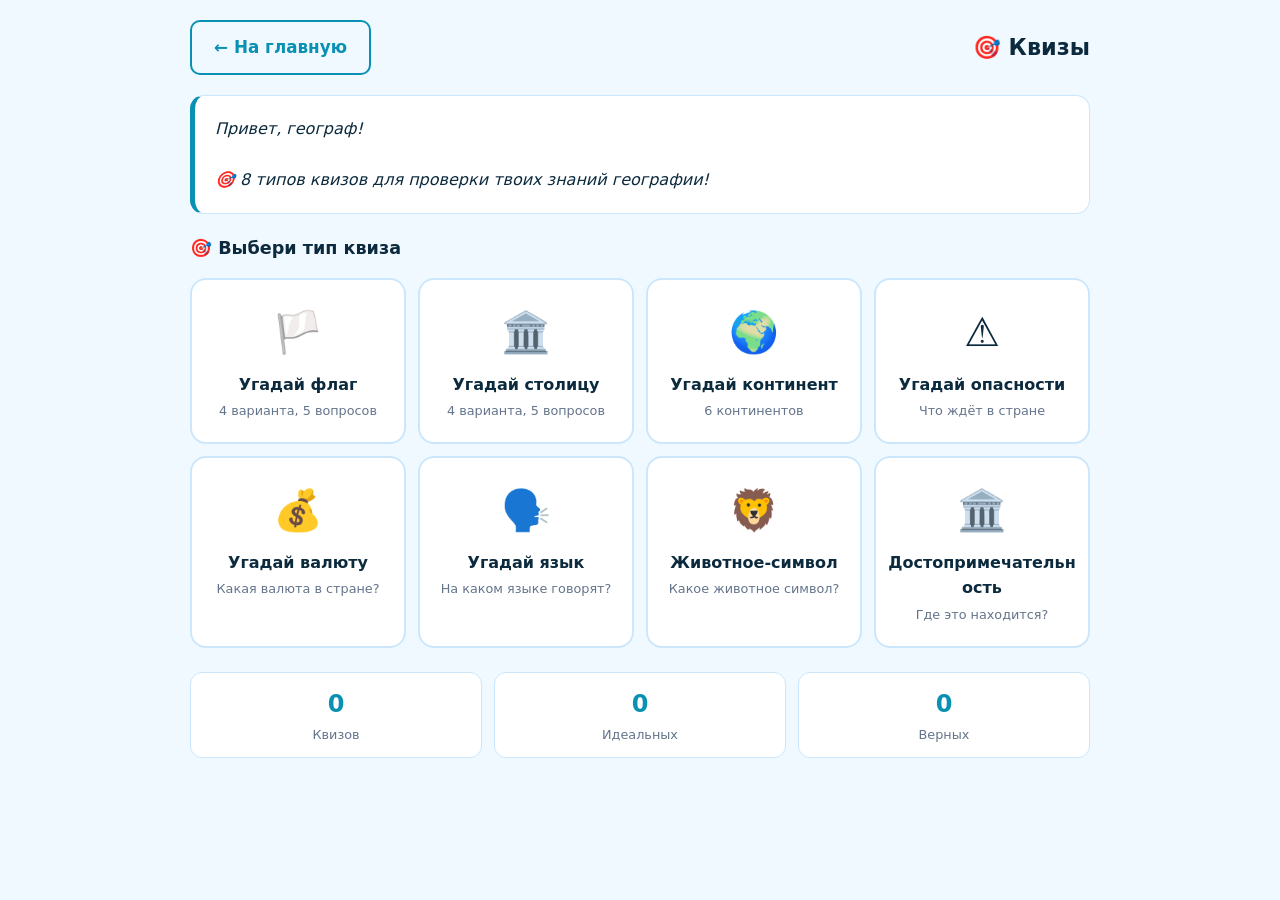
<file: modules/quiz/index.html>
<!DOCTYPE html>
<html lang="ru">
<head>
<meta charset="UTF-8">
<meta name="viewport" content="width=device-width, initial-scale=1.0, maximum-scale=1.0, user-scalable=no">
<title>🎯 Квизы</title>
<link rel="stylesheet" href="../../css/styles.css">
<style>
.quiz-grid { display: grid; grid-template-columns: repeat(auto-fit, minmax(160px, 1fr)); gap: 12px; margin-bottom: 24px; }
.quiz-card { background: var(--card); border: 2px solid var(--border); border-radius: 16px; padding: 20px 12px; cursor: pointer; text-align: center; transition: .2s; overflow: hidden; }
.quiz-card:hover { transform: translateY(-4px); border-color: var(--accent); box-shadow: 0 8px 20px rgba(0,0,0,0.1); }
.quiz-icon { font-size: 2.5rem; margin-bottom: 8px; }
.quiz-name { font-weight: 700; font-size: 1rem; margin-bottom: 4px; word-break: break-word; overflow-wrap: break-word; }
.quiz-desc { font-size: 0.8rem; color: var(--muted); word-break: break-word; overflow-wrap: break-word; }
.quiz-area { background: var(--card); border: 1px solid var(--border); border-radius: 16px; padding: 24px; text-align: center; margin-bottom: 20px; }
.quiz-flag { font-size: 5rem; margin: 16px 0; display: flex; justify-content: center; align-items: center; min-height: 140px; }
.quiz-flag img { max-width: 100%; height: auto; }
.quiz-prompt { font-size: 1.1rem; font-weight: 700; margin-bottom: 16px; word-break: break-word; }
.quiz-answers { display: grid; grid-template-columns: 1fr; gap: 10px; }
.quiz-answer { background: var(--card); border: 2px solid var(--border); border-radius: 12px; padding: 16px; cursor: pointer; font-weight: 600; transition: .2s; word-break: break-word; overflow-wrap: break-word; display: flex; align-items: center; justify-content: center; text-align: center; min-height: 50px; font-size: 0.95rem; }
.quiz-answer:hover { border-color: var(--accent); transform: translateY(-2px); }
.quiz-answer.correct { background: #dcfce7 !important; border-color: #16a34a !important; color: #166534 !important; }
.quiz-answer.wrong { background: #fee2e2 !important; border-color: #dc2626 !important; color: #991b1b !important; }
.quiz-stats { display: flex; gap: 12px; justify-content: center; flex-wrap: wrap; margin-top: 20px; }
.stat-box { background: var(--card); border: 1px solid var(--border); border-radius: 12px; padding: 12px 16px; text-align: center; min-width: 80px; flex: 1; }
.stat-num { font-size: 1.5rem; font-weight: 800; color: var(--accent); }
.stat-lbl { font-size: 0.8rem; color: var(--muted); margin-top: 2px; }
.progress-bar { height: 6px; background: var(--bg); border-radius: 3px; overflow: hidden; margin: 12px 0; }
.progress-fill { height: 100%; background: linear-gradient(90deg, var(--accent), #06b6d4); transition: width 0.3s; }
.btn-back { background: var(--accent); color: white; border: none; padding: 12px 24px; border-radius: 10px; cursor: pointer; font-weight: 700; font-size: 1rem; margin-top: 16px; width: 100%; }
.btn-back:hover { opacity: 0.9; }
@media (min-width: 600px) {
  .quiz-answers { grid-template-columns: 1fr 1fr; }
  .quiz-grid { grid-template-columns: repeat(auto-fit, minmax(180px, 1fr)); }
}
</style>
<script>
(function(){
  var t = localStorage.getItem('ecosystem_theme_universal_v2') 
       || localStorage.getItem('theme') 
       || localStorage.getItem('otd_theme');
  if (t === 'dark') {
    document.documentElement.setAttribute('data-theme', 'dark');
  }
})();
</script>
</head>
<body>
<div class="container">
  <div class="header">
    <a href="../../index.html" class="btn btn-outline">← На главную</a>
    <h2>🎯 Квизы</h2>
  </div>

  <div class="card" style="border-left: 5px solid var(--accent); margin-bottom: 20px;">
    <p id="ai-quiz" style="font-size: 1rem; font-style: italic; margin: 0;"></p>
  </div>

  <div id="quiz-menu">
    <h3 style="margin-bottom: 16px; font-size: 1.1rem;">🎯 Выбери тип квиза</h3>
    <div class="quiz-grid" id="quiz-grid"></div>
    <div class="quiz-stats">
      <div class="stat-box"><div class="stat-num" id="stat-quizzes">0</div><div class="stat-lbl">Квизов</div></div>
      <div class="stat-box"><div class="stat-num" id="stat-perfect">0</div><div class="stat-lbl">Идеальных</div></div>
      <div class="stat-box"><div class="stat-num" id="stat-correct">0</div><div class="stat-lbl">Верных</div></div>
    </div>
  </div>

  <div id="quiz-game" style="display:none;">
    <div class="quiz-area">
      <div class="progress-bar"><div class="progress-fill" id="progress-fill" style="width:0%"></div></div>
      <div id="question-counter" style="color:var(--muted);font-size:0.85rem;margin-bottom:8px;"></div>
      <div class="quiz-prompt" id="quiz-prompt"></div>
      <div class="quiz-flag" id="quiz-flag"></div>
      <div class="quiz-answers" id="quiz-answers"></div>
    </div>
    <button class="btn-back" onclick="backToMenu()">← Вернуться к меню</button>
  </div>
</div>

<script src="../../core/registry.js"></script>
<script src="../../core/store.js"></script>
<script src="../../data/loader.js"></script>
<script src="../../data/quiz_data_extended.js"></script>
<script>
// Заглушки для совместимости
window.OTD_IDENTITY = window.OTD_IDENTITY || {
  addXP: function(xp) { console.log('+XP:', xp); },
  getGreeting: function() { return 'Привет, географ!'; }
};
window.OTD_CHRONICLE = window.OTD_CHRONICLE || {
  add: function(msg) { console.log('Chronicle:', msg); }
};

var QUIZ_TYPES = [
  {id:'flag', icon:'🏳️', name:'Угадай флаг', desc:'4 варианта, 5 вопросов'},
  {id:'capital', icon:'🏛️', name:'Угадай столицу', desc:'4 варианта, 5 вопросов'},
  {id:'continent', icon:'🌍', name:'Угадай континент', desc:'6 континентов'},
  {id:'danger', icon:'⚠️', name:'Угадай опасности', desc:'Что ждёт в стране'},
  {id:'currency', icon:'💰', name:'Угадай валюту', desc:'Какая валюта в стране?'},
  {id:'language', icon:'🗣️', name:'Угадай язык', desc:'На каком языке говорят?'},
  {id:'animal', icon:'🦁', name:'Животное-символ', desc:'Какое животное символ?'},
  {id:'landmark', icon:'🏛️', name:'Достопримечательность', desc:'Где это находится?'}
];

var currentQuiz = null;
var currentQuestion = 0;
var correctAnswers = 0;
var questions = [];
var quizStats = JSON.parse(localStorage.getItem('otd_geo_quiz_stats') || '{"quizzes":0,"perfect":0,"correct":0}');

function renderMenu() {
  document.getElementById('quiz-menu').style.display = 'block';
  document.getElementById('quiz-game').style.display = 'none';
  
  var countries = window.GEO_GET_ALL ? window.GEO_GET_ALL() : [];
  if (countries.length === 0) {
    document.getElementById('quiz-grid').innerHTML = '<div style="grid-column:1/-1;text-align:center;padding:20px;color:var(--muted);">⏳ Загрузка данных стран...</div>';
    setTimeout(renderMenu, 500);
    return;
  }
  
  document.getElementById('quiz-grid').innerHTML = QUIZ_TYPES.map(function(t) {
    return '<div class="quiz-card" onclick="startQuiz(\'' + t.id + '\')">' +
      '<div class="quiz-icon">' + t.icon + '</div>' +
      '<div class="quiz-name">' + t.name + '</div>' +
      '<div class="quiz-desc">' + t.desc + '</div>' +
    '</div>';
  }).join('');
  
  updateStats();
}

function updateStats() {
  document.getElementById('stat-quizzes').textContent = quizStats.quizzes || 0;
  document.getElementById('stat-perfect').textContent = quizStats.perfect || 0;
  document.getElementById('stat-correct').textContent = quizStats.correct || 0;
}

function startQuiz(type) {
  var countries = window.GEO_GET_ALL ? window.GEO_GET_ALL() : [];
  if (countries.length === 0) {
    alert('⏳ Данные ещё загружаются. Подожди пару секунд!');
    return;
  }
  
  currentQuiz = type;
  currentQuestion = 0;
  correctAnswers = 0;
  questions = generateQuestions(type, countries);
  
  if (questions.length === 0) {
    alert('Не удалось сгенерировать вопросы.');
    return;
  }
  if (questions.some(function(q) { return q.options.length < 4; })) {
    alert('Недостаточно разных данных для четырёх вариантов ответа.');
    return;
  }
  
  document.getElementById('quiz-menu').style.display = 'none';
  document.getElementById('quiz-game').style.display = 'block';
  showQuestion();
}

function getRandomItems(arr, count) {
  var shuffled = arr.slice().sort(function() { return 0.5 - Math.random(); });
  return shuffled.slice(0, count);
}

function getUniqueQuizOptions(correctAnswer, candidates, count) {
  var uniqueCandidates = candidates.filter(function(value, index) {
    return typeof value === 'string' && value.trim() && value !== correctAnswer && candidates.indexOf(value) === index;
  });
  var wrongOptions = getRandomItems(uniqueCandidates, count - 1);
  return getRandomItems([correctAnswer].concat(wrongOptions), wrongOptions.length + 1);
}

function generateQuestions(type, countries) {
  var qs = [];
  var count = (type === 'continent') ? 6 : 5;
  var quizCountries = countries.filter(function(country) {
    if (type === 'animal') {
      return window.OTD_GEO_ANIMALS && window.OTD_GEO_ANIMALS[country.id] && window.OTD_GEO_ANIMALS[country.id].animal;
    }
    if (type === 'landmark') {
      return window.OTD_GEO_LANDMARKS && window.OTD_GEO_LANDMARKS[country.id] && window.OTD_GEO_LANDMARKS[country.id].landmark;
    }
    return true;
  });
  var shuffledCountries = getRandomItems(quizCountries, quizCountries.length);
  
  for (var i = 0; i < Math.min(count, shuffledCountries.length); i++) {
    var c = shuffledCountries[i];
    var q = { country: c, type: type, options: [], correctAnswer: '' };
    
    if (type === 'flag') {
      q.prompt = 'Какой это флаг?';
      q.flag = c.flag;
      q.correctAnswer = c.name;
      q.options = getUniqueQuizOptions(q.correctAnswer, quizCountries.filter(function(x) { return x.id !== c.id; }).map(function(x) { return x.name; }), 4);
    } 
    else if (type === 'capital') {
      q.prompt = 'Столица страны ' + c.name + '?';
      q.flag = c.flag;
      q.correctAnswer = c.capital || 'Неизвестно';
      q.options = getUniqueQuizOptions(q.correctAnswer, quizCountries.filter(function(x) { return x.id !== c.id; }).map(function(x) { return x.capital || 'Неизвестно'; }), 4);
    }
    else if (type === 'continent') {
      q.prompt = 'На каком континенте ' + c.name + '?';
      q.flag = c.flag;
      q.correctAnswer = c.continent || 'Европа';
      var allContinents = ['Европа', 'Азия', 'Африка', 'Северная Америка', 'Южная Америка', 'Океания'];
      q.options = getUniqueQuizOptions(q.correctAnswer, allContinents, 4);
    }
    else if (type === 'danger') {
      q.prompt = 'Что ждёт в стране ' + c.name + '?';
      q.flag = c.flag;
      q.correctAnswer = c.danger ? c.danger.split(',')[0].trim() : '🐻 Медведи';
      var dangers = ['🐻 Медведи', '🐍 Змеи', '🌋 Вулканы', '🦁 Львы', '🐊 Крокодилы', '🦈 Акулы', '❄️ Мороз', '☀️ Жара'];
      q.options = getUniqueQuizOptions(q.correctAnswer, dangers, 4);
    }
    else if (type === 'currency') {
      q.prompt = 'Какая валюта в стране ' + c.name + '?';
      q.flag = c.flag;
      var currData = window.OTD_GEO_CURRENCIES || {};
      function currencyForCountry(country) {
        return (currData[country.id] && currData[country.id].currency) || country.currency || 'Неизвестно';
      }
      q.correctAnswer = currencyForCountry(c);
      q.options = getUniqueQuizOptions(q.correctAnswer, quizCountries.map(currencyForCountry), 4);
    }
    else if (type === 'language') {
      q.prompt = 'На каком языке говорят в ' + c.name + '?';
      q.flag = c.flag;
      var langData = window.OTD_GEO_LANGUAGES || {};
      function languageForCountry(country) {
        return langData[country.id] || country.language || 'Неизвестно';
      }
      q.correctAnswer = languageForCountry(c);
      q.options = getUniqueQuizOptions(q.correctAnswer, quizCountries.map(languageForCountry), 4);
    }
    else if (type === 'animal') {
      q.prompt = 'Какое животное — символ ' + c.name + '?';
      q.flag = c.flag;
      var animalData = window.OTD_GEO_ANIMALS || {};
      function animalForCountry(country) {
        return (animalData[country.id] && animalData[country.id].animal) || 'Неизвестно';
      }
      q.correctAnswer = animalForCountry(c);
      q.options = getUniqueQuizOptions(q.correctAnswer, quizCountries.map(animalForCountry), 4);
    }
    else if (type === 'landmark') {
      q.prompt = 'Какая достопримечательность в ' + c.name + '?';
      q.flag = c.flag;
      var landmarkData = window.OTD_GEO_LANDMARKS || {};
      function landmarkForCountry(country) {
        return (landmarkData[country.id] && landmarkData[country.id].landmark) || 'Неизвестно';
      }
      q.correctAnswer = landmarkForCountry(c);
      q.options = getUniqueQuizOptions(q.correctAnswer, quizCountries.map(landmarkForCountry), 4);
    }
    
    qs.push(q);
  }
  return qs;
}

function showQuestion() {
  if (currentQuestion >= questions.length) {
    finishQuiz();
    return;
  }
  
  var q = questions[currentQuestion];
  var progress = ((currentQuestion) / questions.length) * 100;
  document.getElementById('progress-fill').style.width = progress + '%';
  document.getElementById('question-counter').textContent = 'Вопрос ' + (currentQuestion + 1) + ' из ' + questions.length;
  document.getElementById('quiz-prompt').textContent = q.prompt;
  document.getElementById('quiz-flag').innerHTML = q.country && q.country.id
    ? '<img src="../../assets/flags/' + q.country.id + '.svg" alt="' + q.country.name + '" style="width: 120px; height: auto; border-radius: 8px; box-shadow: 0 4px 12px rgba(0,0,0,0.15);">'
    : '<div style="font-size:4rem;">❓</div>';
  
  // Перемешиваем варианты ответов для отображения
  var displayOptions = q.options.slice().sort(function() { return 0.5 - Math.random(); });
  
  document.getElementById('quiz-answers').innerHTML = displayOptions.map(function(opt) {
    return '<div class="quiz-answer" onclick="answer(this, \'' + opt.replace(/'/g, "\'") + '\')">' + opt + '</div>';
  }).join('');
}

function answer(btnElement, selectedOption) {
  var q = questions[currentQuestion];
  var btns = document.querySelectorAll('.quiz-answer');
  var isCorrect = (selectedOption === q.correctAnswer);
  
  btns.forEach(function(b) {
    b.style.pointerEvents = 'none'; // Блокируем повторные клики
    var btnText = b.textContent.trim();
    if (btnText === q.correctAnswer) {
      b.classList.add('correct');
    } else if (b === btnElement && !isCorrect) {
      b.classList.add('wrong');
    }
  });
  
  if (isCorrect) {
    correctAnswers++;
    quizStats.correct = (quizStats.correct || 0) + 1;
  }
  
  setTimeout(function() {
    currentQuestion++;
    showQuestion();
  }, 1200);
}

function finishQuiz() {
  quizStats.quizzes = (quizStats.quizzes || 0) + 1;
  if (correctAnswers === questions.length) {
    quizStats.perfect = (quizStats.perfect || 0) + 1;
  }
  localStorage.setItem('otd_geo_quiz_stats', JSON.stringify(quizStats));
  
  if (window.OTD_IDENTITY) window.OTD_IDENTITY.addXP(correctAnswers * 10);
  if (window.OTD_CHRONICLE) window.OTD_CHRONICLE.add('🎯 Квиз: ' + correctAnswers + '/' + questions.length + ' верных');
  
  var isPerfect = (correctAnswers === questions.length);
  document.getElementById('progress-fill').style.width = '100%';
  document.getElementById('question-counter').textContent = '';
  document.getElementById('quiz-prompt').textContent = isPerfect ? '🏆 ИДЕАЛЬНО!' : (correctAnswers >= 3 ? '👍 Хорошо!' : '📚 Попробуй ещё!');
  document.getElementById('quiz-flag').textContent = correctAnswers + ' / ' + questions.length;
  document.getElementById('quiz-answers').innerHTML = 
    '<div style="font-size:1.2rem;margin-bottom:16px;font-weight:700;color:var(--accent);">+' + (correctAnswers * 10) + ' XP</div>' +
    '<button class="btn-back" onclick="backToMenu()">← К меню квизов</button>';
  
  updateStats();
}

function backToMenu() {
  renderMenu();
}

// Инициализация
document.getElementById('ai-quiz').innerHTML = (window.OTD_IDENTITY ? window.OTD_IDENTITY.getGreeting() : 'Привет!') + '<br><br>🎯 8 типов квизов для проверки твоих знаний географии!';
renderMenu();
</script>
</body>
</html>
</file>
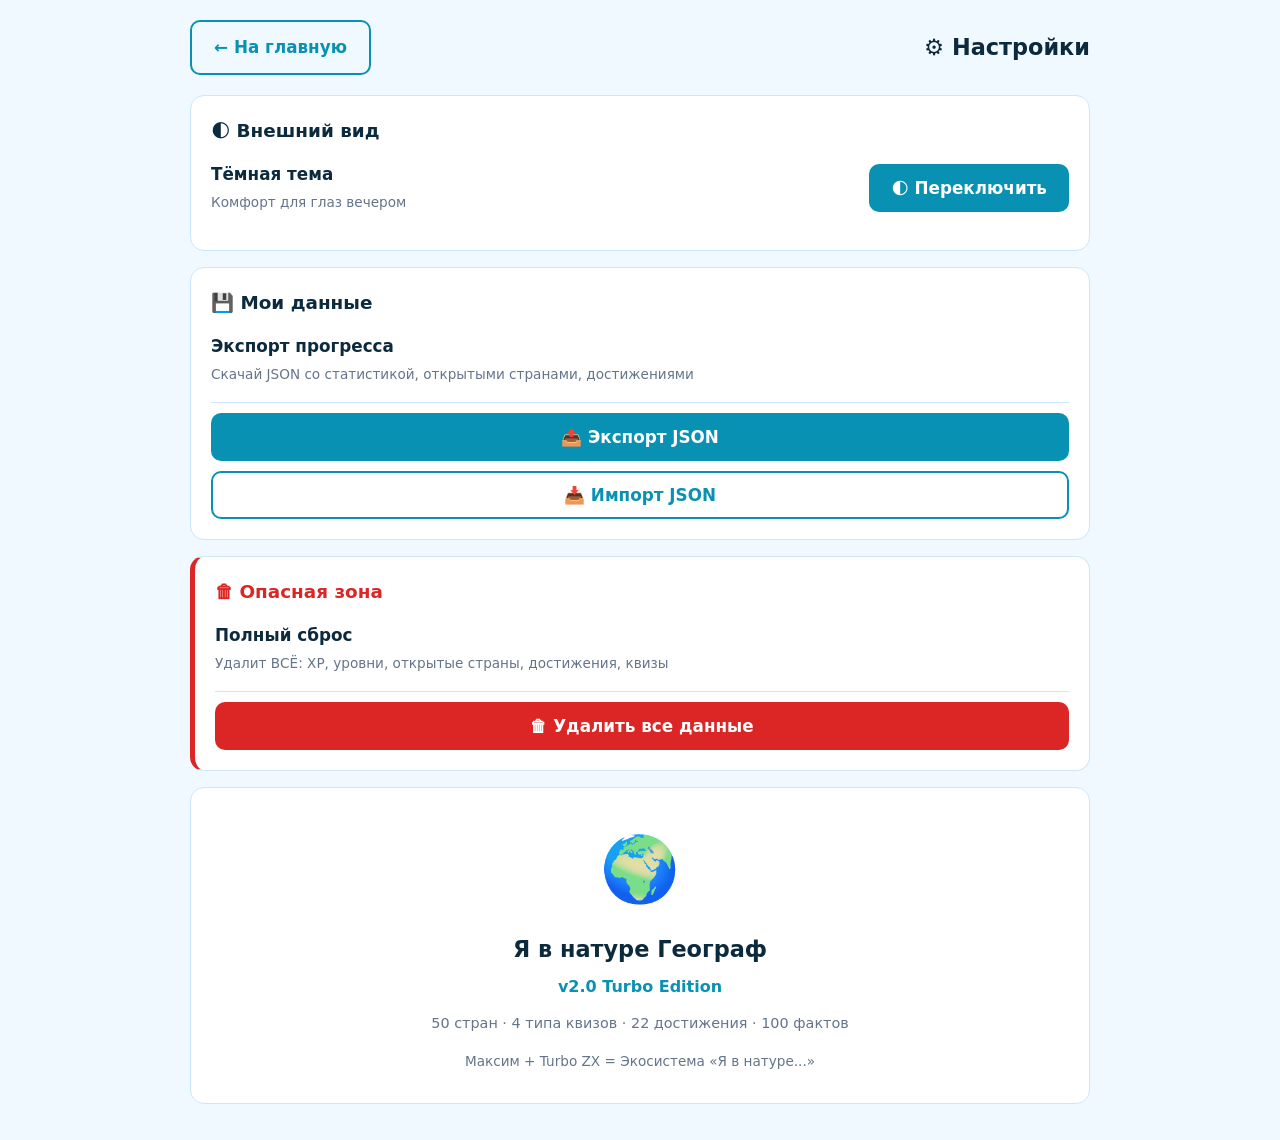
<file: modules/settings/index.html>
﻿<!DOCTYPE html>
<html lang="ru">
<head>
<meta charset="UTF-8">
<meta name="viewport" content="width=device-width, initial-scale=1.0">
<title>⚙️ Настройки</title>
<link rel="stylesheet" href="../../css/styles.css">
<script>
(function(){
  var t = localStorage.getItem('ecosystem_theme_universal_v2') 
       || localStorage.getItem('theme') 
       || localStorage.getItem('otd_theme');
  if (t === 'dark') {
    document.documentElement.setAttribute('data-theme', 'dark');
  }
})();
</script>
<style>
.section-row { display: flex; justify-content: space-between; align-items: center; padding: 16px 0; border-bottom: 1px solid var(--border); gap: 12px; flex-wrap: wrap; }
.section-row:last-child { border-bottom: none; }
.section-row .lbl { flex: 1; min-width: 200px; }
.section-row .lbl .name { font-weight: 700; margin-bottom: 4px; font-size: 1.05rem; }
.section-row .lbl .hint { font-size: .85rem; color: var(--muted); }
.about { text-align: center; padding: 30px 20px; }
.about .logo { font-size: 4rem; margin-bottom: 12px; }
.about .title { font-size: 1.4rem; font-weight: 900; margin-bottom: 6px; }
.about .version { color: var(--accent); font-weight: 700; margin-bottom: 12px; }
</style>
</head>
<body>
<div class="container">
<div class="header">
  <a href="../../index.html" class="btn btn-outline">← На главную</a>
  <h2>⚙️ Настройки</h2>
</div>

<div class="card">
  <h3>🌓 Внешний вид</h3>
  <div class="section-row">
    <div class="lbl"><div class="name">Тёмная тема</div><div class="hint">Комфорт для глаз вечером</div></div>
    <button class="btn" onclick="GEO_THEME.toggle()">🌓 Переключить</button>
  </div>
</div>

<div class="card">
  <h3>💾 Мои данные</h3>
  <div class="section-row">
    <div class="lbl"><div class="name">Экспорт прогресса</div><div class="hint">Скачай JSON со статистикой, открытыми странами, достижениями</div></div>
  </div>
  <button class="btn btn-block" style="margin-top:10px;" onclick="exportData()">📤 Экспорт JSON</button>
  <button class="btn btn-outline btn-block" style="margin-top:10px;" onclick="importData()">📥 Импорт JSON</button>
</div>

<div class="card" style="border-left:5px solid #dc2626;">
  <h3 style="color:#dc2626;">🗑 Опасная зона</h3>
  <div class="section-row">
    <div class="lbl"><div class="name">Полный сброс</div><div class="hint">Удалит ВСЁ: XP, уровни, открытые страны, достижения, квизы</div></div>
  </div>
  <button class="btn btn-block" style="margin-top:10px; background:#dc2626;" onclick="resetAll()">🗑 Удалить все данные</button>
</div>

<div class="card about">
  <div class="logo">🌍</div>
  <div class="title">Я в натуре Географ</div>
  <div class="version">v2.0 Turbo Edition</div>
  <div style="font-size:.9rem; color:var(--muted);">
    50 стран · 4 типа квизов · 22 достижения · 100 фактов
  </div>
  <div style="margin-top:16px; font-size:.85rem; color:var(--muted);">
    Максим + Turbo ZX = Экосистема «Я в натуре...»
  </div>
</div>
</div>

<script src="../../core/registry.js"></script>
<script src="../../core/store.js"></script>
<script src="../../core/theme.js"></script>
<script src="../../data/loader.js"></script>
<script>
function exportData() {
  var data = {
    version: 'geograf-v2.0',
    exportDate: new Date().toISOString(),
    stats: window.GEO_STORE.getStats(),
    discovered: window.GEO_STORE.getDiscovered()
  };
  var blob = new Blob([JSON.stringify(data, null, 2)], { type: 'application/json' });
  var url = URL.createObjectURL(blob);
  var a = document.createElement('a');
  a.href = url;
  a.download = 'geograf-backup-' + new Date().toISOString().split('T')[0] + '.json';
  a.click();
  URL.revokeObjectURL(url);
  alert('✅ Экспорт готов!');
}

function importData() {
  var input = document.createElement('input');
  input.type = 'file';
  input.accept = '.json';
  input.onchange = function (e) {
    var file = e.target.files[0];
    if (!file) return;
    var reader = new FileReader();
    reader.onload = function (ev) {
      try {
        var data = JSON.parse(ev.target.result);
        if (data.stats) localStorage.setItem('geo_stats_v2', JSON.stringify(data.stats));
        if (data.discovered) localStorage.setItem('geo_discovered_v2', JSON.stringify(data.discovered));
        alert('✅ Импорт успешен! Перезагрузка...');
        setTimeout(function () { location.reload(); }, 1000);
      } catch (err) {
        alert('❌ Ошибка: ' + err.message);
      }
    };
    reader.readAsText(file);
  };
  input.click();
}

function resetAll() {
  if (!confirm('⚠️ Удалить ВСЕ данные?

XP, страны, достижения — всё будет стёрто.')) return;
  if (!confirm('Точно? Это необратимо!')) return;
  localStorage.removeItem('geo_stats_v2');
  localStorage.removeItem('geo_discovered_v2');
  alert('✅ Данные удалены. Перезагрузка...');
  location.reload();
}
</script>
</body>
</html>
</file>
<file: css/styles.css>
:root { --bg: #f0f9ff; --text: #0c2a3d; --card: #ffffff; --accent: #0891b2; --border: #cce7fb; --muted: #64748b; --success: #16a34a; --danger: #ef4444; --bg-soft: #e0f2fe; }
[data-theme="dark"] { --bg: #0a1a2e; --text: #e2e8f0; --card: #131d30; --accent: #06b6d4; --border: #1e3a5f; --muted: #94a3b8; --bg-soft: #1e293b; }
* { box-sizing: border-box; margin: 0; padding: 0; }
body { font-family: system-ui, sans-serif; background: var(--bg); color: var(--text); padding: 20px; line-height: 1.6; }
.container { max-width: 900px; margin: 0 auto; }
.header { display: flex; justify-content: space-between; align-items: center; margin-bottom: 20px; flex-wrap: wrap; gap: 12px; }
h1 { font-size: 1.85rem; font-weight: 800; }
h2 { font-size: 1.4rem; font-weight: 800; }
h3 { font-size: 1.15rem; font-weight: 700; margin-top: 0; }
.btn { display: inline-flex; align-items: center; justify-content: center; gap: 8px; background: var(--accent); color: #fff; border: none; padding: 12px 22px; border-radius: 10px; font-weight: 700; cursor: pointer; text-decoration: none; transition: 0.2s; font-family: inherit; font-size: 1.05rem; min-height: 48px; }
.btn:hover { transform: translateY(-1px); box-shadow: 0 4px 12px rgba(8,145,178,0.3); }
.btn-outline { background: transparent; border: 2px solid var(--accent); color: var(--accent); }
.btn-outline:hover { background: var(--accent); color: #fff; }
.btn-block { width: 100%; }
.card { background: var(--card); border: 1px solid var(--border); border-radius: 14px; padding: 20px; margin-bottom: 16px; }
.stats-bar { display: flex; gap: 14px; flex-wrap: wrap; background: var(--card); border: 1px solid var(--border); border-radius: 12px; padding: 12px 16px; margin-bottom: 16px; }
.stat { display: flex; align-items: center; gap: 6px; font-weight: 700; }
.grid { display: grid; grid-template-columns: repeat(auto-fit, minmax(160px, 1fr)); gap: 12px; margin-bottom: 24px; }
.toast { position: fixed; bottom: 20px; left: 50%; transform: translateX(-50%) translateY(120px); background: var(--card); border: 2px solid var(--accent); padding: 16px 24px; border-radius: 12px; font-weight: 700; opacity: 0; transition: 0.35s; z-index: 9999; }
.toast.show { transform: translateX(-50%) translateY(0); opacity: 1; }
input, select { width: 100%; padding: 12px 14px; border: 2px solid var(--border); border-radius: 10px; background: var(--card); color: var(--text); font-size: 1rem; font-family: inherit; }
.progress-bar { height: 8px; background: var(--bg-soft); border-radius: 4px; overflow: hidden; margin: 8px 0; }
.progress-bar > div { height: 100%; background: linear-gradient(90deg, var(--accent), #22d3ee); transition: width 0.5s; }
.badge { display: inline-block; padding: 4px 12px; border-radius: 12px; font-size: 0.85rem; font-weight: 700; background: var(--bg-soft); }
@media (max-width: 480px) { body { padding: 14px; } h1 { font-size: 1.5rem; } }
</file>
<file: css/flags.css>
/* ═══════════════════════════════════════════════════
   ФЛАГИ SVG (flagcdn.com / ISO 3166-1 alpha-2)
   Работает ОФФЛАЙН после первой загрузки
   ═══════════════════════════════════════════════════ */

.flag {
  display: inline-block;
  width: 44px;
  height: 30px;
  border-radius: 4px;
  box-shadow: 0 1px 3px rgba(0,0,0,0.2);
  vertical-align: middle;
  margin-right: 6px;
  background-size: cover;
  background-position: center;
  background-repeat: no-repeat;
  background-color: #e0e0e0;
  flex-shrink: 0;
}

.flag-lg {
  display: inline-block;
  width: 90px;
  height: 62px;
  border-radius: 6px;
  box-shadow: 0 2px 6px rgba(0,0,0,0.25);
  margin-bottom: 12px;
  background-size: cover;
  background-position: center;
  background-repeat: no-repeat;
  background-color: #e0e0e0;
}

.flag-icon {
  display: inline-block;
  width: 44px;
  height: 30px;
  object-fit: cover;
  border-radius: 4px;
  box-shadow: 0 1px 3px rgba(0,0,0,0.2);
  vertical-align: middle;
  flex-shrink: 0;
}

.flag-russia { background-image: url('../assets/flags/russia.svg'); }
.flag-lg.flag-russia { background-image: url('../assets/flags/russia.svg'); }
.flag-germany { background-image: url('../assets/flags/germany.svg'); }
.flag-lg.flag-germany { background-image: url('../assets/flags/germany.svg'); }
.flag-france { background-image: url('../assets/flags/france.svg'); }
.flag-lg.flag-france { background-image: url('../assets/flags/france.svg'); }
.flag-italy { background-image: url('../assets/flags/italy.svg'); }
.flag-lg.flag-italy { background-image: url('../assets/flags/italy.svg'); }
.flag-spain { background-image: url('../assets/flags/spain.svg'); }
.flag-lg.flag-spain { background-image: url('../assets/flags/spain.svg'); }
.flag-uk { background-image: url('../assets/flags/uk.svg'); }
.flag-lg.flag-uk { background-image: url('../assets/flags/uk.svg'); }
.flag-poland { background-image: url('../assets/flags/poland.svg'); }
.flag-lg.flag-poland { background-image: url('../assets/flags/poland.svg'); }
.flag-ukraine { background-image: url('../assets/flags/ukraine.svg'); }
.flag-lg.flag-ukraine { background-image: url('../assets/flags/ukraine.svg'); }
.flag-sweden { background-image: url('../assets/flags/sweden.svg'); }
.flag-lg.flag-sweden { background-image: url('../assets/flags/sweden.svg'); }
.flag-norway { background-image: url('../assets/flags/norway.svg'); }
.flag-lg.flag-norway { background-image: url('../assets/flags/norway.svg'); }
.flag-finland { background-image: url('../assets/flags/finland.svg'); }
.flag-lg.flag-finland { background-image: url('../assets/flags/finland.svg'); }
.flag-greece { background-image: url('../assets/flags/greece.svg'); }
.flag-lg.flag-greece { background-image: url('../assets/flags/greece.svg'); }
.flag-portugal { background-image: url('../assets/flags/portugal.svg'); }
.flag-lg.flag-portugal { background-image: url('../assets/flags/portugal.svg'); }
.flag-czech { background-image: url('../assets/flags/czech.svg'); }
.flag-lg.flag-czech { background-image: url('../assets/flags/czech.svg'); }
.flag-hungary { background-image: url('../assets/flags/hungary.svg'); }
.flag-lg.flag-hungary { background-image: url('../assets/flags/hungary.svg'); }
.flag-china { background-image: url('../assets/flags/china.svg'); }
.flag-lg.flag-china { background-image: url('../assets/flags/china.svg'); }
.flag-india { background-image: url('../assets/flags/india.svg'); }
.flag-lg.flag-india { background-image: url('../assets/flags/india.svg'); }
.flag-japan { background-image: url('../assets/flags/japan.svg'); }
.flag-lg.flag-japan { background-image: url('../assets/flags/japan.svg'); }
.flag-south_korea { background-image: url('../assets/flags/south_korea.svg'); }
.flag-lg.flag-south_korea { background-image: url('../assets/flags/south_korea.svg'); }
.flag-thailand { background-image: url('../assets/flags/thailand.svg'); }
.flag-lg.flag-thailand { background-image: url('../assets/flags/thailand.svg'); }
.flag-vietnam { background-image: url('../assets/flags/vietnam.svg'); }
.flag-lg.flag-vietnam { background-image: url('../assets/flags/vietnam.svg'); }
.flag-indonesia { background-image: url('../assets/flags/indonesia.svg'); }
.flag-lg.flag-indonesia { background-image: url('../assets/flags/indonesia.svg'); }
.flag-turkey { background-image: url('../assets/flags/turkey.svg'); }
.flag-lg.flag-turkey { background-image: url('../assets/flags/turkey.svg'); }
.flag-iran { background-image: url('../assets/flags/iran.svg'); }
.flag-lg.flag-iran { background-image: url('../assets/flags/iran.svg'); }
.flag-kazakhstan { background-image: url('../assets/flags/kazakhstan.svg'); }
.flag-lg.flag-kazakhstan { background-image: url('../assets/flags/kazakhstan.svg'); }
.flag-mongolia { background-image: url('../assets/flags/mongolia.svg'); }
.flag-lg.flag-mongolia { background-image: url('../assets/flags/mongolia.svg'); }
.flag-uae { background-image: url('../assets/flags/uae.svg'); }
.flag-lg.flag-uae { background-image: url('../assets/flags/uae.svg'); }
.flag-egypt { background-image: url('../assets/flags/egypt.svg'); }
.flag-lg.flag-egypt { background-image: url('../assets/flags/egypt.svg'); }
.flag-south_africa { background-image: url('../assets/flags/south_africa.svg'); }
.flag-lg.flag-south_africa { background-image: url('../assets/flags/south_africa.svg'); }
.flag-nigeria { background-image: url('../assets/flags/nigeria.svg'); }
.flag-lg.flag-nigeria { background-image: url('../assets/flags/nigeria.svg'); }
.flag-kenya { background-image: url('../assets/flags/kenya.svg'); }
.flag-lg.flag-kenya { background-image: url('../assets/flags/kenya.svg'); }
.flag-morocco { background-image: url('../assets/flags/morocco.svg'); }
.flag-lg.flag-morocco { background-image: url('../assets/flags/morocco.svg'); }
.flag-ethiopia { background-image: url('../assets/flags/ethiopia.svg'); }
.flag-lg.flag-ethiopia { background-image: url('../assets/flags/ethiopia.svg'); }
.flag-tanzania { background-image: url('../assets/flags/tanzania.svg'); }
.flag-lg.flag-tanzania { background-image: url('../assets/flags/tanzania.svg'); }
.flag-madagascar { background-image: url('../assets/flags/madagascar.svg'); }
.flag-lg.flag-madagascar { background-image: url('../assets/flags/madagascar.svg'); }
.flag-usa { background-image: url('../assets/flags/usa.svg'); }
.flag-lg.flag-usa { background-image: url('../assets/flags/usa.svg'); }
.flag-canada { background-image: url('../assets/flags/canada.svg'); }
.flag-lg.flag-canada { background-image: url('../assets/flags/canada.svg'); }
.flag-mexico { background-image: url('../assets/flags/mexico.svg'); }
.flag-lg.flag-mexico { background-image: url('../assets/flags/mexico.svg'); }
.flag-cuba { background-image: url('../assets/flags/cuba.svg'); }
.flag-lg.flag-cuba { background-image: url('../assets/flags/cuba.svg'); }
.flag-guatemala { background-image: url('../assets/flags/guatemala.svg'); }
.flag-lg.flag-guatemala { background-image: url('../assets/flags/guatemala.svg'); }
.flag-brazil { background-image: url('../assets/flags/brazil.svg'); }
.flag-lg.flag-brazil { background-image: url('../assets/flags/brazil.svg'); }
.flag-argentina { background-image: url('../assets/flags/argentina.svg'); }
.flag-lg.flag-argentina { background-image: url('../assets/flags/argentina.svg'); }
.flag-chile { background-image: url('../assets/flags/chile.svg'); }
.flag-lg.flag-chile { background-image: url('../assets/flags/chile.svg'); }
.flag-peru { background-image: url('../assets/flags/peru.svg'); }
.flag-lg.flag-peru { background-image: url('../assets/flags/peru.svg'); }
.flag-colombia { background-image: url('../assets/flags/colombia.svg'); }
.flag-lg.flag-colombia { background-image: url('../assets/flags/colombia.svg'); }
.flag-venezuela { background-image: url('../assets/flags/venezuela.svg'); }
.flag-lg.flag-venezuela { background-image: url('../assets/flags/venezuela.svg'); }
.flag-bolivia { background-image: url('../assets/flags/bolivia.svg'); }
.flag-lg.flag-bolivia { background-image: url('../assets/flags/bolivia.svg'); }
.flag-australia { background-image: url('../assets/flags/australia.svg'); }
.flag-lg.flag-australia { background-image: url('../assets/flags/australia.svg'); }
.flag-new_zealand { background-image: url('../assets/flags/new_zealand.svg'); }
.flag-lg.flag-new_zealand { background-image: url('../assets/flags/new_zealand.svg'); }
.flag-papua { background-image: url('../assets/flags/papua.svg'); }
.flag-lg.flag-papua { background-image: url('../assets/flags/papua.svg'); }
</file>
